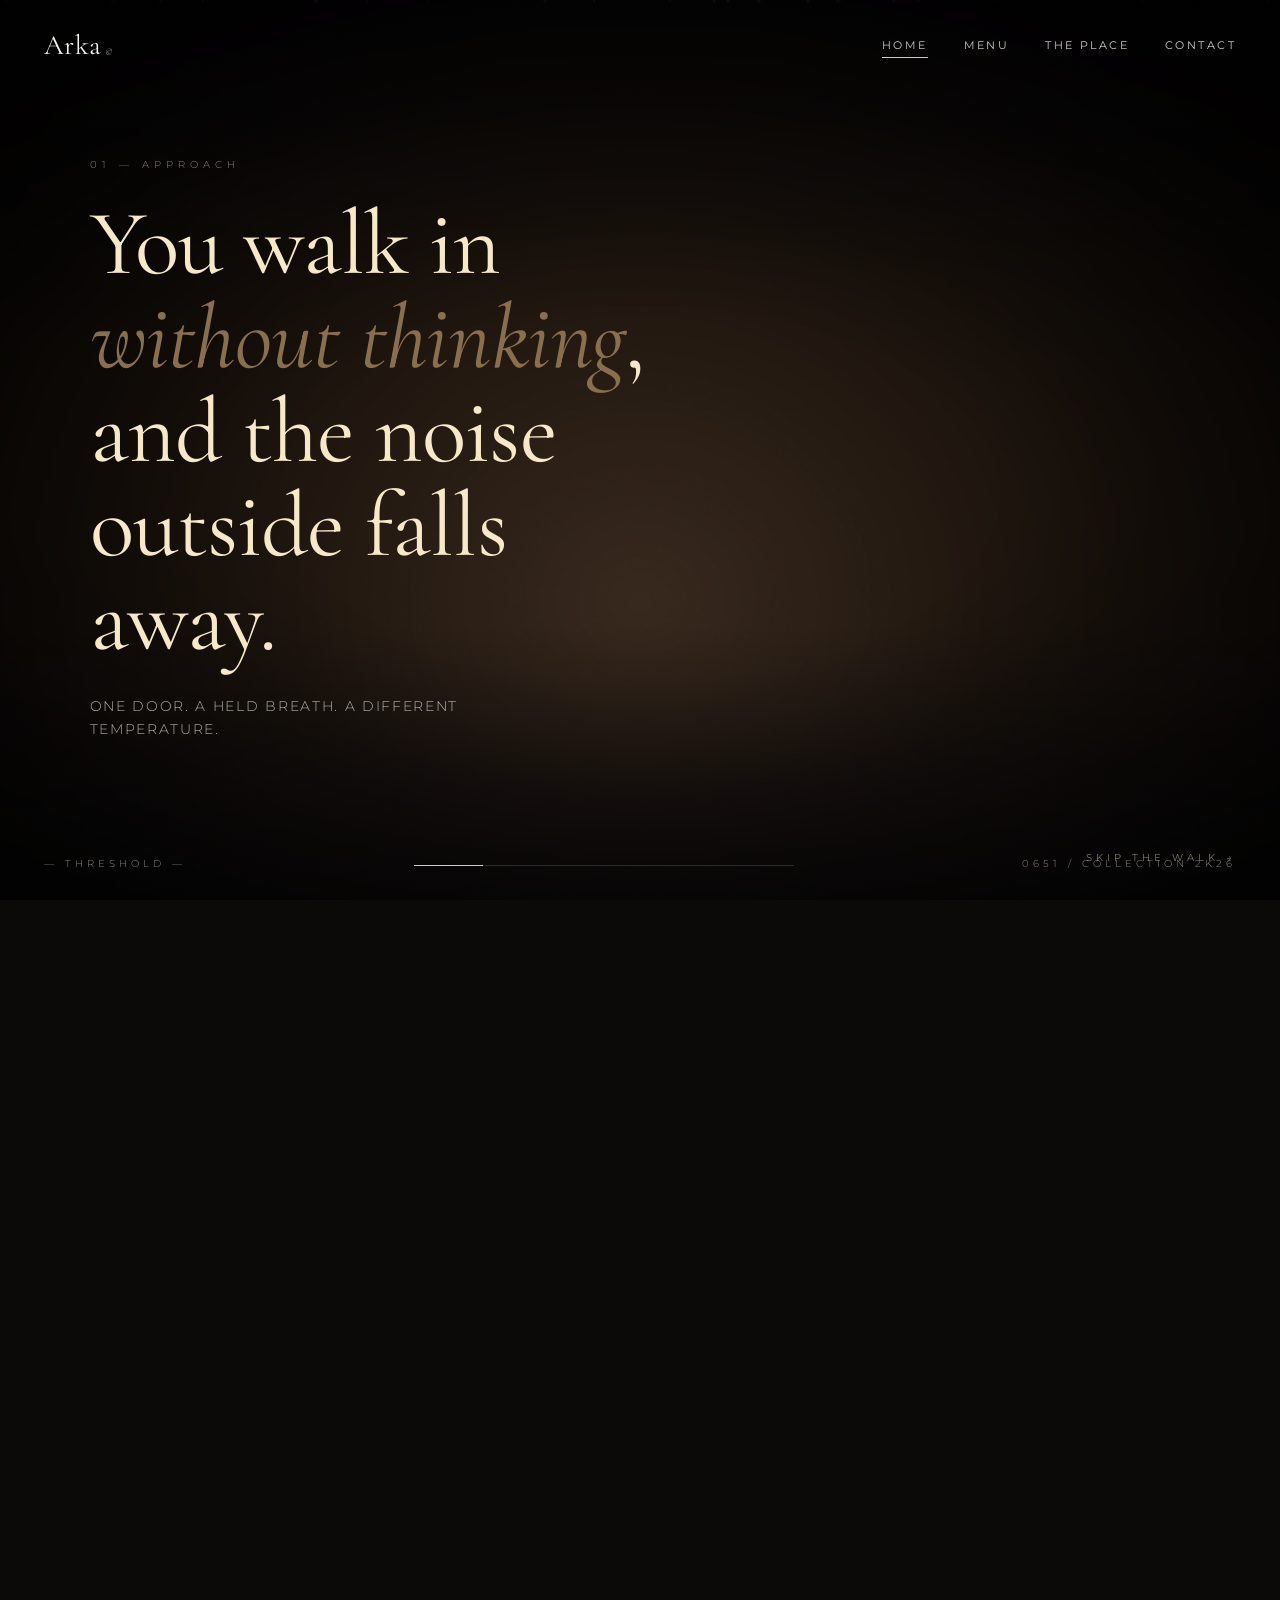
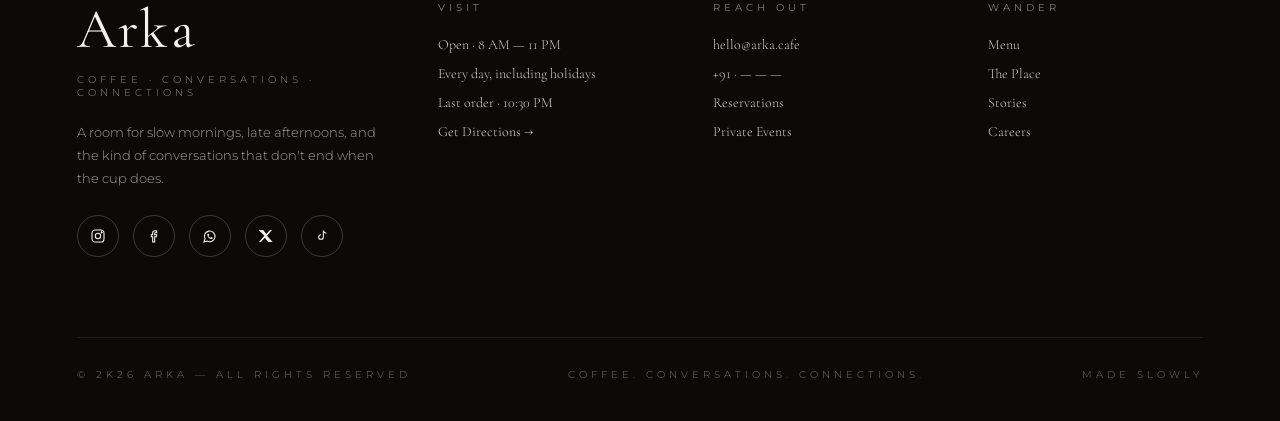
<file: index.html>
<!doctype html>
<html lang="en">
<head>
<meta charset="utf-8" />
<meta name="viewport" content="width=device-width,initial-scale=1" />
<title>Arka — Coffee. Conversations. Connections.</title>
<link rel="stylesheet" href="styles.css" />
<style>
  /* ---------- Landing-specific ---------- */
  body { background: #0c0a09; cursor: default; }

  /* The walk. We use 700vh of scroll, sticky stage holds the camera */
  .walk-track { height: 700vh; position: relative; }
  .stage {
    position: sticky; top: 0;
    width: 100vw; height: 100vh;
    overflow: hidden;
    background: #07060a;
  }

  /* Layered backplates — depth-stacked images that translateZ on scroll */
  .scene {
    position: absolute;
    inset: 0;
    transform-style: preserve-3d;
    will-change: transform;
  }
  .layer {
    position: absolute;
    inset: 0;
    background-size: cover;
    background-position: center;
    background-repeat: no-repeat;
    will-change: transform, opacity, filter;
    z-index: 10;
  }

  /* Atmospheric depth fog — vignette overlay */
  .fog {
    position: absolute;
    inset: 0;
    pointer-events: none;
    background:
      radial-gradient(ellipse 80% 60% at 50% 55%, transparent 0%, transparent 35%, rgba(0,0,0,0.55) 75%, rgba(0,0,0,0.92) 100%),
      linear-gradient(180deg, rgba(7,6,10,0.4) 0%, transparent 30%, transparent 70%, rgba(7,6,10,0.7) 100%);
    z-index: 30;
  }
  .grain {
    position: absolute; inset: 0;
    pointer-events: none;
    opacity: 0.08;
    mix-blend-mode: overlay;
    background-image: url("data:image/svg+xml,%3Csvg viewBox='0 0 200 200' xmlns='http://www.w3.org/2000/svg'%3E%3Cfilter id='n'%3E%3CfeTurbulence type='fractalNoise' baseFrequency='0.9' /%3E%3C/filter%3E%3Crect width='100%25' height='100%25' filter='url(%23n)' /%3E%3C/svg%3E");
    z-index: 35;
  }

  /* Ambient particles (dust/embers) */
  .particles { position: absolute; inset: 0; pointer-events: none; z-index: 25; }
  .particle {
    position: absolute;
    width: 2px; height: 2px;
    border-radius: 50%;
    background: rgba(201,183,159,0.7);
    box-shadow: 0 0 6px rgba(201,183,159,0.5);
    animation: drift linear infinite;
  }
  @keyframes drift {
    0%   { transform: translate(0, 100vh) scale(.6); opacity: 0; }
    8%   { opacity: 0.7; }
    50%  { opacity: 0.9; }
    92%  { opacity: 0.6; }
    100% { transform: translate(40px, -120px) scale(.4); opacity: 0; }
  }

  /* Hero wordmark — big, fades on walk */
  .hero-mark {
    position: absolute;
    inset: 0;
    display: flex;
    flex-direction: column;
    align-items: center;
    justify-content: center;
    z-index: 50;
    pointer-events: none;
    mix-blend-mode: screen;
  }
  .hero-mark .symbol {
    font-family: 'Cormorant Garamond', serif;
    font-style: italic;
    font-size: clamp(120px, 22vw, 320px);
    line-height: 0.85;
    color: #f7e8c8;
    letter-spacing: -0.06em;
    position: relative;
    text-shadow: 0 0 60px rgba(247,232,200,0.25);
  }
  .hero-mark .symbol::after {
    content: '.';
    font-style: normal;
    font-size: 0.32em;
    position: absolute;
    right: -0.18em;
    bottom: 0.18em;
  }
  .hero-mark .word {
    margin-top: 12px;
    font-family: 'Cormorant Garamond', serif;
    font-size: clamp(64px, 12vw, 180px);
    line-height: 0.9;
    letter-spacing: 0.18em;
    color: #f7e8c8;
    font-weight: 400;
    text-shadow: 0 0 40px rgba(247,232,200,0.2);
  }
  .hero-mark .tag {
    margin-top: 30px;
    font-family: 'Montserrat', sans-serif;
    font-size: 11px;
    letter-spacing: 0.55em;
    color: rgba(247,232,200,0.75);
    text-transform: uppercase;
  }

  /* Step content (text overlays tied to scroll depth) */
  .step {
    position: absolute;
    inset: 0;
    display: flex;
    align-items: center;
    justify-content: center;
    z-index: 60;
    pointer-events: none;
    opacity: 0;
    transform: translateY(20px);
    transition: opacity 1s ease, transform 1s ease, filter 1s ease;
    filter: blur(8px);
    text-align: center;
    padding: 0 6vw;
  }
  .step.in {
    opacity: 1;
    transform: none;
    filter: blur(0);
  }
  .step .index {
    font-family: 'Montserrat', sans-serif;
    font-size: 10px;
    letter-spacing: 0.5em;
    color: rgba(201,183,159,0.7);
    text-transform: uppercase;
    margin-bottom: 26px;
  }
  .step h2 {
    font-family: 'Cormorant Garamond', serif;
    font-weight: 400;
    font-size: clamp(48px, 7.2vw, 110px);
    line-height: 1.02;
    letter-spacing: -0.01em;
    color: #f7e8c8;
    max-width: 16ch;
    text-wrap: pretty;
  }
  .step h2 em {
    font-style: italic;
    color: var(--bronze);
    font-weight: 400;
  }
  .step p {
    margin-top: 28px;
    font-family: 'Montserrat', sans-serif;
    font-weight: 300;
    font-size: 14px;
    line-height: 1.7;
    letter-spacing: 0.12em;
    color: rgba(245,242,237,0.7);
    max-width: 48ch;
    text-transform: uppercase;
  }

  /* Step alignments — give variety to break "centered slide" feeling */
  .step.left  { justify-content: flex-start; text-align: left; padding-left: 7vw; }
  .step.right { justify-content: flex-end; text-align: right; padding-right: 7vw; }
  .step.left .inner, .step.right .inner { max-width: 620px; }

  /* Side caption (depth marker, like camera HUD) */
  .hud {
    position: fixed;
    bottom: 30px;
    left: 44px;
    right: 44px;
    z-index: 90;
    display: flex;
    justify-content: space-between;
    align-items: flex-end;
    pointer-events: none;
    font-family: 'Montserrat', sans-serif;
    font-size: 10px;
    letter-spacing: 0.4em;
    color: rgba(245,242,237,0.55);
    text-transform: uppercase;
  }
  .hud .progress {
    width: 220px;
    height: 1px;
    background: rgba(245,242,237,0.15);
    position: relative;
    margin: 0 24px 4px;
    flex: 1;
    max-width: 380px;
  }
  .hud .progress::after {
    content: '';
    position: absolute;
    left: 0; top: 0; height: 1px;
    width: var(--p, 0%);
    background: rgba(247,232,200,0.85);
    transition: width .15s linear;
  }
  .hud .stage-label {
    transition: opacity .4s;
  }

  /* Scroll cue */
  .scroll-cue {
    position: absolute;
    bottom: 60px;
    left: 50%;
    transform: translateX(-50%);
    z-index: 70;
    text-align: center;
    font-family: 'Montserrat', sans-serif;
    font-size: 10px;
    letter-spacing: 0.45em;
    color: rgba(247,232,200,0.6);
    text-transform: uppercase;
    transition: opacity .6s;
  }
  .scroll-cue .line {
    width: 1px;
    height: 60px;
    background: linear-gradient(to bottom, transparent, rgba(247,232,200,0.7), transparent);
    margin: 12px auto 0;
    animation: cueDrift 2.6s ease-in-out infinite;
  }
  @keyframes cueDrift {
    0%, 100% { transform: translateY(0); opacity: 0.4; }
    50%      { transform: translateY(8px); opacity: 1; }
  }

  /* Final panel — appears after the walk completes */
  .arrival {
    position: absolute;
    inset: 0;
    z-index: 80;
    display: flex;
    align-items: center;
    justify-content: center;
    opacity: 0;
    pointer-events: none;
    transition: opacity 1.2s ease;
  }
  .arrival.in {
    opacity: 1;
    pointer-events: auto;
  }
  .arrival-card {
    width: min(92vw, 720px);
    padding: 56px 60px 52px;
    border-radius: 28px;
    color: var(--cream);
    text-align: center;
  }
  .arrival-card .eyebrow {
    font-family: 'Montserrat', sans-serif;
    font-size: 10px;
    letter-spacing: 0.5em;
    color: rgba(247,232,200,0.7);
    text-transform: uppercase;
  }
  .arrival-card h3 {
    font-family: 'Cormorant Garamond', serif;
    font-weight: 400;
    font-size: clamp(40px, 5vw, 64px);
    line-height: 1.05;
    letter-spacing: -0.01em;
    margin-top: 22px;
  }
  .arrival-card h3 em { font-style: italic; color: var(--sand); }
  .arrival-card p {
    margin-top: 22px;
    font-size: 13px;
    line-height: 1.85;
    letter-spacing: 0.06em;
    color: rgba(245,242,237,0.75);
    max-width: 44ch;
    margin-left: auto; margin-right: auto;
  }
  .arrival-actions {
    margin-top: 38px;
    display: flex;
    gap: 14px;
    justify-content: center;
    flex-wrap: wrap;
  }
  .btn {
    display: inline-flex;
    align-items: center;
    gap: 12px;
    padding: 16px 28px;
    border-radius: 999px;
    font-family: 'Montserrat', sans-serif;
    font-size: 11px;
    letter-spacing: 0.32em;
    text-transform: uppercase;
    cursor: pointer;
    border: 1px solid transparent;
    transition: all .35s ease;
  }
  .btn.solid {
    background: var(--cream);
    color: var(--ink);
  }
  .btn.solid:hover { background: #fff; transform: translateY(-1px); }
  .btn.ghost {
    background: transparent;
    color: var(--cream);
    border-color: rgba(245,242,237,0.3);
  }
  .btn.ghost:hover { border-color: var(--cream); background: rgba(255,255,255,0.05); }
  .btn .arrow {
    width: 14px; height: 14px;
    border-top: 1px solid currentColor;
    border-right: 1px solid currentColor;
    transform: rotate(45deg);
    margin-left: 4px;
    transition: transform .35s;
  }
  .btn:hover .arrow { transform: rotate(45deg) translate(2px, -2px); }

  /* Footer arrives below the walk */
  .arka-footer {
    background: #0c0a09;
    color: var(--cream);
    padding: 100px 6vw 40px;
    border-top: 1px solid rgba(245,242,237,0.08);
    position: relative;
    z-index: 1;
  }
  .footer-grid {
    display: grid;
    grid-template-columns: 1.4fr 1fr 1fr 1fr;
    gap: 60px;
    max-width: 1400px;
    margin: 0 auto;
  }
  .footer-grid h4 {
    font-family: 'Montserrat', sans-serif;
    font-size: 10px;
    letter-spacing: 0.4em;
    color: rgba(245,242,237,0.5);
    text-transform: uppercase;
    margin-bottom: 22px;
    font-weight: 400;
  }
  .footer-grid ul { list-style: none; }
  .footer-grid li { margin-bottom: 12px; font-size: 14px; font-family: 'Cormorant Garamond', serif; opacity: 0.85; }
  .footer-grid li a { transition: opacity .25s; }
  .footer-grid li a:hover { opacity: 0.6; }
  .footer-brand .logo {
    font-family: 'Cormorant Garamond', serif;
    font-size: 56px;
    line-height: 1;
    letter-spacing: 0.04em;
  }
  .footer-brand .tagline {
    margin-top: 16px;
    font-family: 'Montserrat', sans-serif;
    font-size: 10px;
    letter-spacing: 0.4em;
    color: rgba(245,242,237,0.55);
    text-transform: uppercase;
  }
  .footer-brand p {
    margin-top: 22px;
    font-size: 13px;
    line-height: 1.75;
    color: rgba(245,242,237,0.65);
    max-width: 36ch;
  }
  .socials {
    display: flex;
    gap: 14px;
    margin-top: 26px;
  }
  .social-btn {
    width: 42px; height: 42px;
    border-radius: 50%;
    border: 1px solid rgba(245,242,237,0.2);
    display: inline-flex;
    align-items: center;
    justify-content: center;
    transition: all .3s ease;
    color: var(--cream);
    cursor: pointer;
  }
  .social-btn:hover { border-color: var(--sand); color: var(--sand); transform: translateY(-2px); }
  .social-btn svg { width: 16px; height: 16px; }
  .footer-bottom {
    max-width: 1400px;
    margin: 80px auto 0;
    padding-top: 30px;
    border-top: 1px solid rgba(245,242,237,0.08);
    display: flex;
    justify-content: space-between;
    align-items: center;
    font-family: 'Montserrat', sans-serif;
    font-size: 10px;
    letter-spacing: 0.4em;
    color: rgba(245,242,237,0.45);
    text-transform: uppercase;
    flex-wrap: wrap;
    gap: 16px;
  }

  /* Skip walk button */
  .skip-walk {
    position: fixed;
    bottom: 28px;
    right: 32px;
    z-index: 95;
    font-family: 'Montserrat', sans-serif;
    font-size: 10px;
    letter-spacing: 0.4em;
    text-transform: uppercase;
    color: rgba(247,232,200,0.5);
    cursor: pointer;
    background: transparent;
    border: none;
    transition: color .3s;
    padding: 8px 12px;
  }
  .skip-walk:hover { color: var(--cream); }

  /* Image-on-scene treatment — desaturate slightly until "in focus" */
  .layer.deep   { filter: brightness(0.45) saturate(0.7) blur(1px); transform: scale(1.15); }
  .layer.mid    { filter: brightness(0.55) saturate(0.8); transform: scale(1.08); }
  .layer.near   { filter: brightness(0.7) saturate(0.9);  }

  /* "Walking" sway — tiny continuous camera bob */
  @keyframes walk-bob {
    0%, 100% { transform: translate3d(0, 0, 0) rotateZ(0); }
    25%      { transform: translate3d(-3px, -1.5px, 0) rotateZ(0.12deg); }
    50%      { transform: translate3d(0, -3px, 0) rotateZ(0); }
    75%      { transform: translate3d(3px, -1.5px, 0) rotateZ(-0.12deg); }
  }
  .stage-inner {
    position: absolute;
    inset: 0;
    animation: walk-bob 5.2s ease-in-out infinite;
    will-change: transform;
  }

  @media (max-width: 720px) {
    .footer-grid { grid-template-columns: 1fr 1fr; }
    .arka-nav { padding: 22px 24px; }
    .arka-nav .links { display: none; }
    .hud { left: 24px; right: 24px; }
  }
</style>
</head>
<body>

<!-- ============ NAV ============ -->
<nav class="arka-nav">
  <a href="index.html" class="wordmark">
    <span class="serif">Arka</span><sup>©</sup>
  </a>
  <div class="links">
    <a href="index.html" class="active">Home</a>
    <a href="menu.html">Menu</a>
    <a href="the-place.html">The Place</a>
    <a href="#contact">Contact</a>
  </div>
</nav>

<!-- ============ THE WALK ============ -->
<div class="walk-track" id="walkTrack">
  <div class="stage" id="stage">
    <div class="stage-inner">

      <!-- Scenes are layered backdrops; each fades in at its scroll range -->
      <div class="scene" id="scenes">
        <!-- Scene 1: dim entrance — out the window, dusk/nightfall -->
        <div class="layer deep" data-scene="0" style="background-image: linear-gradient(180deg, #0a0807 0%, #1a1410 60%, #2a1d14 100%);"></div>
        <!-- Scene 2: doorway / threshold -->
        <div class="layer mid" data-scene="1" data-img="threshold" style="background: radial-gradient(ellipse at 50% 65%, #6b4a30 0%, #3d2818 35%, #150d08 75%, #07050a 100%);"></div>
        <!-- Scene 3: interior — tables and chairs (reused brand image style) -->
        <div class="layer near" data-scene="2" data-img="interior" style="background: radial-gradient(ellipse at 35% 50%, #c9a37a 0%, #8a6f4e 25%, #3a2a1c 60%, #100a08 100%);"></div>
        <!-- Scene 4: at the bar — coffee grinder / barista -->
        <div class="layer near" data-scene="3" data-img="bar" style="background: radial-gradient(ellipse at 55% 55%, #d4a87a 0%, #7a5a38 22%, #2a1d12 55%, #08060a 100%);"></div>
        <!-- Scene 5: the cup — close-up -->
        <div class="layer near" data-scene="4" data-img="cup" style="background: radial-gradient(circle at 50% 55%, #f7e8c8 0%, #c9a37a 8%, #6b4a30 22%, #1a120c 55%, #07050a 100%);"></div>
        <!-- Scene 6: the rest — quiet moment, plant light -->
        <div class="layer near" data-scene="5" data-img="rest" style="background: radial-gradient(ellipse at 70% 40%, #c9b79f 0%, #8a6f4e 18%, #2f2a27 50%, #0c0a09 100%);"></div>
      </div>

      <!-- Particles -->
      <div class="particles" id="particles"></div>

      <!-- Fog overlay -->
      <div class="fog"></div>
      <div class="grain"></div>

      <!-- HERO -->
      <div class="hero-mark" id="hero">
        <div class="symbol serif" aria-hidden="true">A<span style="font-style:normal">r</span>ka</div>
        <div class="tag">Coffee · Conversations · Connections</div>
      </div>

      <!-- Walk steps — content tied to scroll depth -->
      <div class="step left" data-step="1">
        <div class="inner">
          <div class="index">01 — Approach</div>
          <h2>You walk in <em>without thinking</em>, and the noise outside falls away.</h2>
          <p>One door. A held breath. A different temperature.</p>
        </div>
      </div>

      <div class="step" data-step="2">
        <div class="inner">
          <div class="index">02 — Inside</div>
          <h2>A room <em>built for slowness</em> — wood, plant-light, soft chairs.</h2>
          <p>No queue energy. No hurry. Just somewhere to sit.</p>
        </div>
      </div>

      <div class="step right" data-step="3">
        <div class="inner">
          <div class="index">03 — At the Bar</div>
          <h2>Beans ground <em>this morning</em>. Water at the right temperature. A barista who notices.</h2>
          <p>Single origin. House blend. Whatever you take it like.</p>
        </div>
      </div>

      <div class="step" data-step="4">
        <div class="inner">
          <div class="index">04 — The Cup</div>
          <h2>The first sip is <em>quieter</em> than you expected.</h2>
          <p>That's the point.</p>
        </div>
      </div>

      <div class="step left" data-step="5">
        <div class="inner">
          <div class="index">05 — Stay a While</div>
          <h2>Read something. Talk to someone. <em>Or don't.</em></h2>
          <p>You'll know when it's time to go.</p>
        </div>
      </div>

      <!-- Arrival panel — appears at end of walk -->
      <div class="arrival" id="arrival">
        <div class="arrival-card liquid-glass">
          <div class="eyebrow">— You've Arrived —</div>
          <h3>Welcome to <em>Arka</em>.</h3>
          <p>You can sit anywhere. The menu is simple, the coffee is honest, and the conversation is yours.</p>
          <div class="arrival-actions">
            <a href="menu.html" class="btn solid">Open the Menu <span class="arrow"></span></a>
            <a href="the-place.html" class="btn ghost">Read More <span class="arrow"></span></a>
          </div>
        </div>
      </div>

      <!-- HUD: depth, distance walked -->
      <div class="hud">
        <div class="stage-label" id="hudLabel">— PROLOGUE —</div>
        <div class="progress" id="hudProgress"></div>
        <div>0651 / Collection 2K26</div>
      </div>

      <!-- Scroll cue (only at very start) -->
      <div class="scroll-cue" id="scrollCue">
        Scroll to walk in
        <div class="line"></div>
      </div>

    </div>
  </div>
</div>

<button class="skip-walk" id="skipWalk">Skip the Walk →</button>

<!-- ============ FOOTER ============ -->
<footer class="arka-footer" id="contact">
  <div class="footer-grid">
    <div class="footer-brand">
      <div class="logo serif">Arka</div>
      <div class="tagline">Coffee · Conversations · Connections</div>
      <p>A room for slow mornings, late afternoons, and the kind of conversations that don't end when the cup does.</p>
      <div class="socials">
        <a href="#" class="social-btn" aria-label="Instagram">
          <svg viewBox="0 0 24 24" fill="none" stroke="currentColor" stroke-width="1.6"><rect x="3" y="3" width="18" height="18" rx="5"/><circle cx="12" cy="12" r="4"/><circle cx="17.5" cy="6.5" r="0.8" fill="currentColor"/></svg>
        </a>
        <a href="#" class="social-btn" aria-label="Facebook">
          <svg viewBox="0 0 24 24" fill="none" stroke="currentColor" stroke-width="1.6"><path d="M14 7h2V4h-2.5C11.6 4 10 5.6 10 7.5V10H8v3h2v8h3v-8h2.5l.5-3H13V8c0-.6.4-1 1-1z"/></svg>
        </a>
        <a href="#" class="social-btn" aria-label="WhatsApp">
          <svg viewBox="0 0 24 24" fill="none" stroke="currentColor" stroke-width="1.6"><path d="M3 21l1.6-4.5a8 8 0 1 1 3 3L3 21z"/><path d="M9 11c.5 1.5 2 3 3.5 3.5l1.5-1 2 1c0 1-.5 2-2 2-3 0-6-3-6-6 0-1.5 1-2 2-2l1 2-1 1.5z" fill="currentColor" stroke="none"/></svg>
        </a>
        <a href="#" class="social-btn" aria-label="X / Twitter">
          <svg viewBox="0 0 24 24" fill="currentColor"><path d="M18 3h3l-7.5 8.6L22 21h-6.8l-5-6.5L4.5 21H1.5l8-9.2L1 3h6.9l4.5 6 5.6-6z"/></svg>
        </a>
        <a href="#" class="social-btn" aria-label="TikTok">
          <svg viewBox="0 0 24 24" fill="none" stroke="currentColor" stroke-width="1.6"><path d="M14 4v9.5a3.5 3.5 0 1 1-3.5-3.5"/><path d="M14 4c.5 2 2 3.5 4.5 4"/></svg>
        </a>
      </div>
    </div>

    <div>
      <h4>Visit</h4>
      <ul>
        <li>Open · 8 AM — 11 PM</li>
        <li>Every day, including holidays</li>
        <li>Last order · 10:30 PM</li>
        <li><a href="#">Get Directions →</a></li>
      </ul>
    </div>

    <div>
      <h4>Reach Out</h4>
      <ul>
        <li><a href="#">hello@arka.cafe</a></li>
        <li><a href="#">+91 · — — —</a></li>
        <li><a href="#">Reservations</a></li>
        <li><a href="#">Private Events</a></li>
      </ul>
    </div>

    <div>
      <h4>Wander</h4>
      <ul>
        <li><a href="menu.html">Menu</a></li>
        <li><a href="the-place.html">The Place</a></li>
        <li><a href="#">Stories</a></li>
        <li><a href="#">Careers</a></li>
      </ul>
    </div>
  </div>

  <div class="footer-bottom">
    <div>© 2K26 Arka — All rights reserved</div>
    <div>Coffee. Conversations. Connections.</div>
    <div>Made slowly</div>
  </div>
</footer>

<script>
  // Swallow harmless ResizeObserver loop warning
  window.addEventListener('error', (e) => {
    if (e.message && e.message.includes('ResizeObserver loop')) {
      e.stopImmediatePropagation();
      e.preventDefault();
    }
  });

  /* ============ The Walk Engine ============ */

  // Cinematic CSS scenes (always render, no network)
  const SCENE_GRADS = {
    threshold: 'radial-gradient(ellipse at 50% 65%, #6b4a30 0%, #3d2818 35%, #150d08 75%, #07050a 100%)',
    interior:  'radial-gradient(ellipse at 35% 50%, #c9a37a 0%, #8a6f4e 25%, #3a2a1c 60%, #100a08 100%), linear-gradient(180deg, #1a120c 0%, #2a1c12 100%)',
    bar:       'radial-gradient(ellipse at 55% 55%, #d4a87a 0%, #7a5a38 22%, #2a1d12 55%, #08060a 100%)',
    cup:       'radial-gradient(circle at 50% 55%, #f7e8c8 0%, #c9a37a 8%, #6b4a30 22%, #1a120c 55%, #07050a 100%)',
    rest:      'radial-gradient(ellipse at 70% 40%, #c9b79f 0%, #8a6f4e 18%, #2f2a27 50%, #0c0a09 100%)',
  };

  document.querySelectorAll('.layer[data-img]').forEach(el => {
    const k = el.dataset.img;
    if (SCENE_GRADS[k] && !el.style.background) {
      el.style.background = SCENE_GRADS[k];
    }
  });

  // Particles
  const particles = document.getElementById('particles');
  for (let i = 0; i < 30; i++) {
    const p = document.createElement('div');
    p.className = 'particle';
    p.style.left = Math.random() * 100 + '%';
    p.style.animationDuration = (12 + Math.random() * 18) + 's';
    p.style.animationDelay = (-Math.random() * 30) + 's';
    p.style.opacity = (0.4 + Math.random() * 0.6);
    p.style.transform = `scale(${0.5 + Math.random() * 1.4})`;
    particles.appendChild(p);
  }

  // Walk
  const track = document.getElementById('walkTrack');
  const heroMark = document.getElementById('hero');
  const scrollCue = document.getElementById('scrollCue');
  const arrival = document.getElementById('arrival');
  const layers = [...document.querySelectorAll('.layer')];
  const steps = [...document.querySelectorAll('.step')];
  const hudLabel = document.getElementById('hudLabel');
  const hudProgress = document.getElementById('hudProgress');

  // Each layer is a depth slice. We want one to dominate per scroll range.
  // Ranges in [0..1] of total walk progress.
  const layerRanges = [
    [0.00, 0.18], // 0
    [0.05, 0.30], // 1
    [0.20, 0.45], // 2
    [0.40, 0.65], // 3
    [0.60, 0.82], // 4
    [0.78, 1.00], // 5
  ];
  const stepRanges = [
    [0.04, 0.18], // 1
    [0.20, 0.34], // 2
    [0.40, 0.54], // 3
    [0.58, 0.70], // 4
    [0.74, 0.88], // 5
  ];
  const stageLabels = [
    [0.00, 0.10, '— PROLOGUE —'],
    [0.10, 0.30, '— THRESHOLD —'],
    [0.30, 0.55, '— THE ROOM —'],
    [0.55, 0.74, '— THE BAR —'],
    [0.74, 0.92, '— THE CUP —'],
    [0.92, 1.01, '— ARRIVAL —'],
  ];

  function smoothstep(a, b, t) {
    if (b === a) return 0;
    const x = Math.max(0, Math.min(1, (t - a) / (b - a)));
    return x * x * (3 - 2 * x);
  }

  // Inertia: keep an interpolated progress that lags real scroll
  let realP = 0, smoothP = 0;
  function onScroll() {
    const trackRect = track.getBoundingClientRect();
    const total = trackRect.height - window.innerHeight;
    const scrolled = -trackRect.top;
    realP = Math.max(0, Math.min(1, scrolled / total));
  }
  window.addEventListener('scroll', onScroll, { passive: true });
  onScroll();

  function loop() {
    smoothP += (realP - smoothP) * 0.085; // inertia
    render(smoothP);
    requestAnimationFrame(loop);
  }

  function render(p) {
    // Hero fades out as walk begins
    const heroOp = 1 - smoothstep(0.0, 0.06, p);
    heroMark.style.opacity = heroOp;
    heroMark.style.transform = `translateY(${-p * 60}px) scale(${1 - p * 0.06})`;
    if (scrollCue) scrollCue.style.opacity = heroOp;

    // Scene crossfade: each layer's opacity peaks within its range
    layers.forEach((el, i) => {
      const [a, b] = layerRanges[i];
      let op = 0;
      if (p >= a && p <= b) {
        const mid = (a + b) / 2;
        const half = (b - a) / 2;
        const d = Math.abs(p - mid) / half;
        op = 1 - d * d; // peak in middle
      }
      // Forward zoom — layer scales up as we "walk past" it
      const localT = Math.max(0, Math.min(1, (p - a) / (b - a)));
      const scale = 1.02 + localT * 0.18;
      el.style.opacity = Math.max(0, op);
      el.style.transform = `scale(${scale})`;
    });

    // Steps in/out
    steps.forEach((el, i) => {
      const [a, b] = stepRanges[i];
      const visible = (p >= a - 0.01 && p <= b + 0.01);
      el.classList.toggle('in', visible);
    });

    // HUD
    hudProgress.style.setProperty('--p', (p * 100) + '%');
    const stage = stageLabels.find(([a, b]) => p >= a && p < b);
    if (stage) hudLabel.textContent = stage[2];

    // Arrival
    arrival.classList.toggle('in', p > 0.92);
  }

  loop();

  // Skip
  document.getElementById('skipWalk').addEventListener('click', () => {
    const dest = track.offsetTop + track.offsetHeight - window.innerHeight - 1;
    window.scrollTo({ top: dest, behavior: 'smooth' });
  });

  // Char reveal on hero text (fancy)
  function splitChars(el) {
    const text = el.textContent;
    el.textContent = '';
    [...text].forEach((ch, i) => {
      const s = document.createElement('span');
      s.className = 'reveal-char';
      s.textContent = ch === ' ' ? '\u00A0' : ch;
      s.style.transitionDelay = (i * 40) + 'ms';
      el.appendChild(s);
      requestAnimationFrame(() => requestAnimationFrame(() => s.classList.add('in')));
    });
  }
  // (kept simple; characters reveal on load via CSS transition delays)
</script>

</body>
</html>
</file>
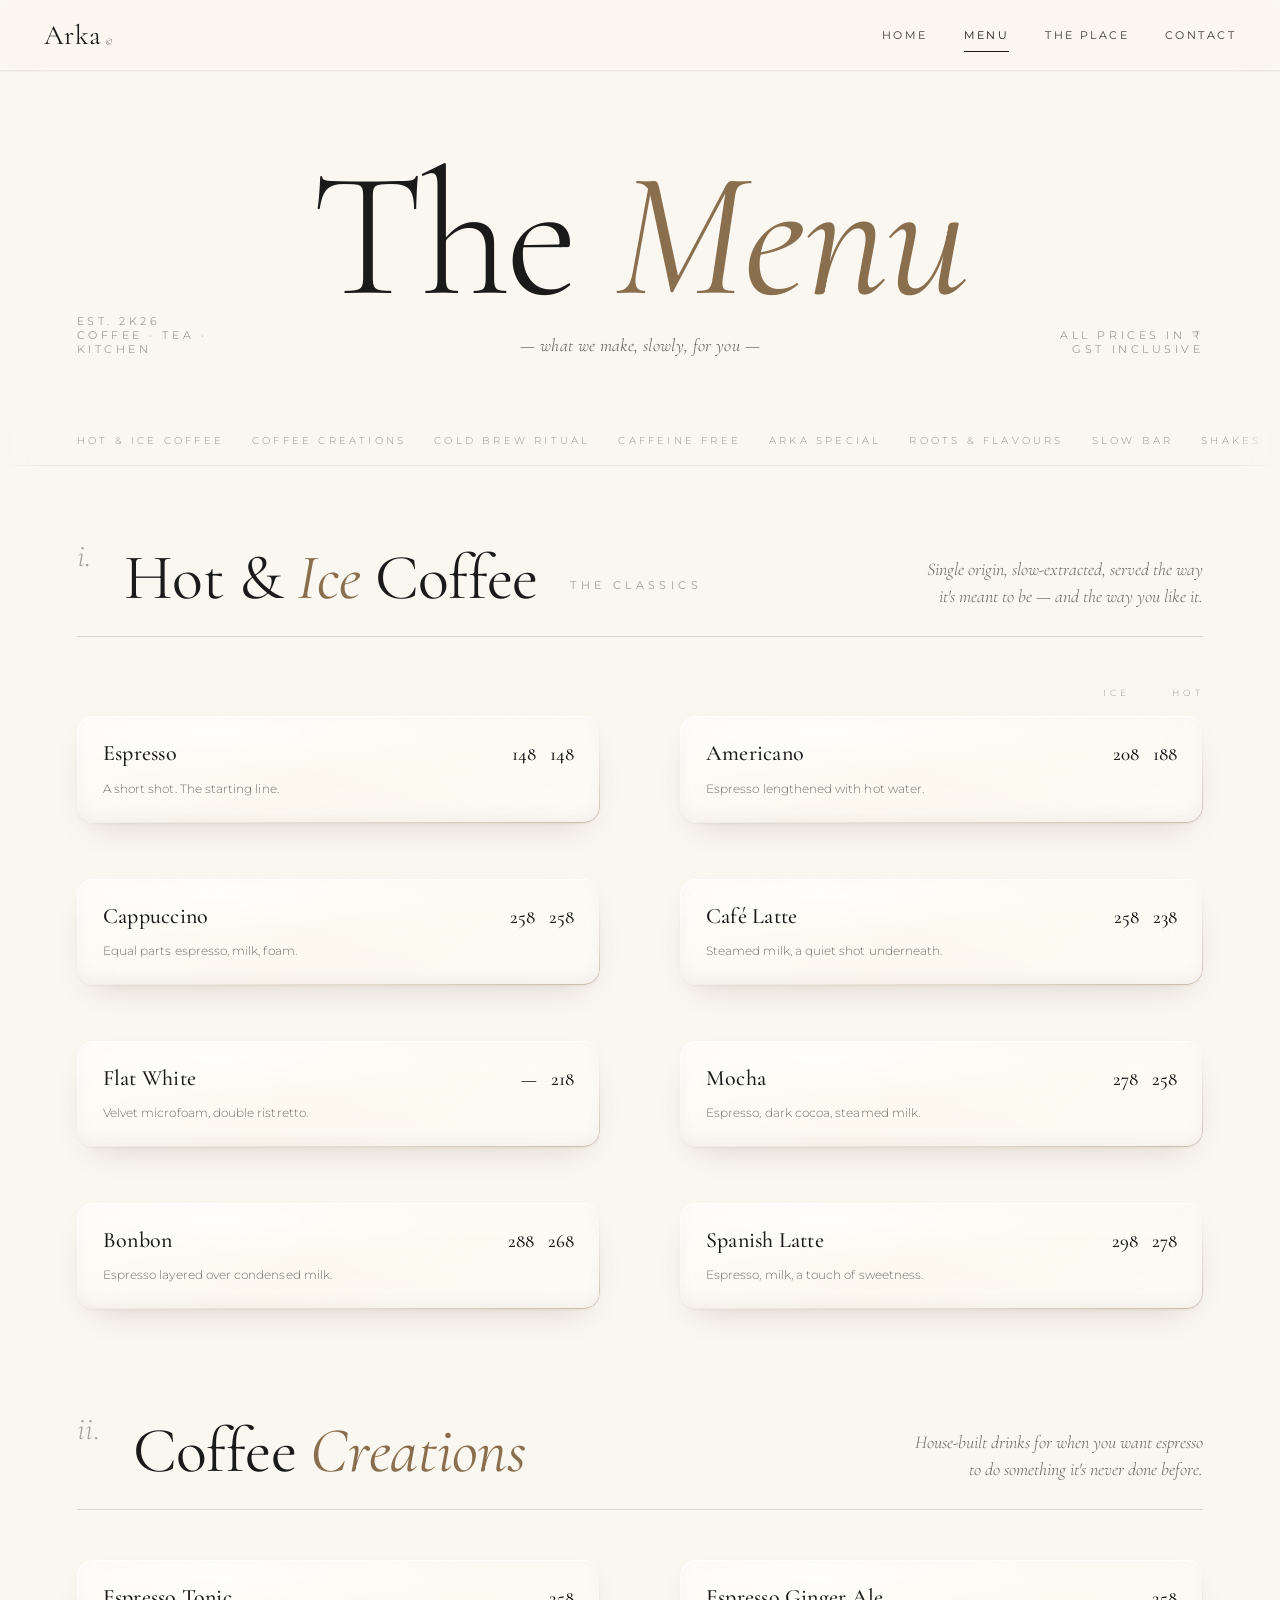
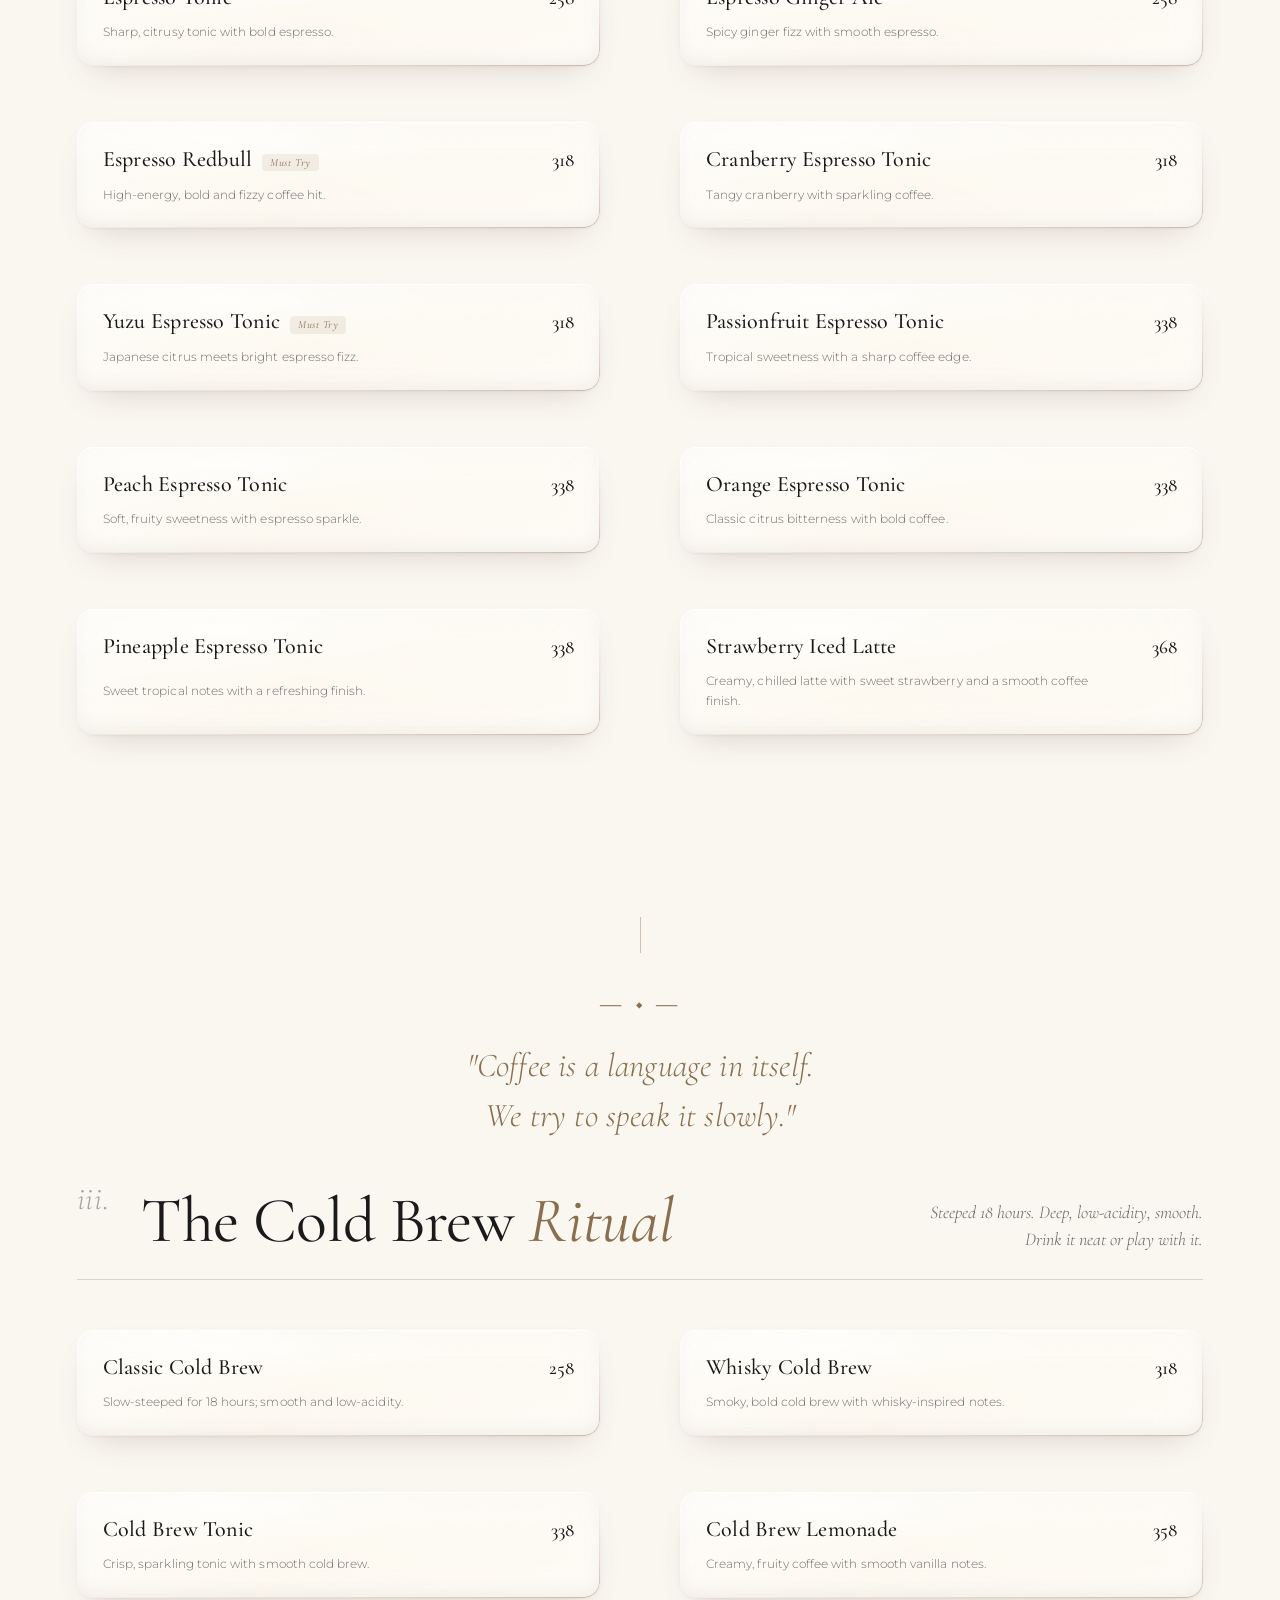
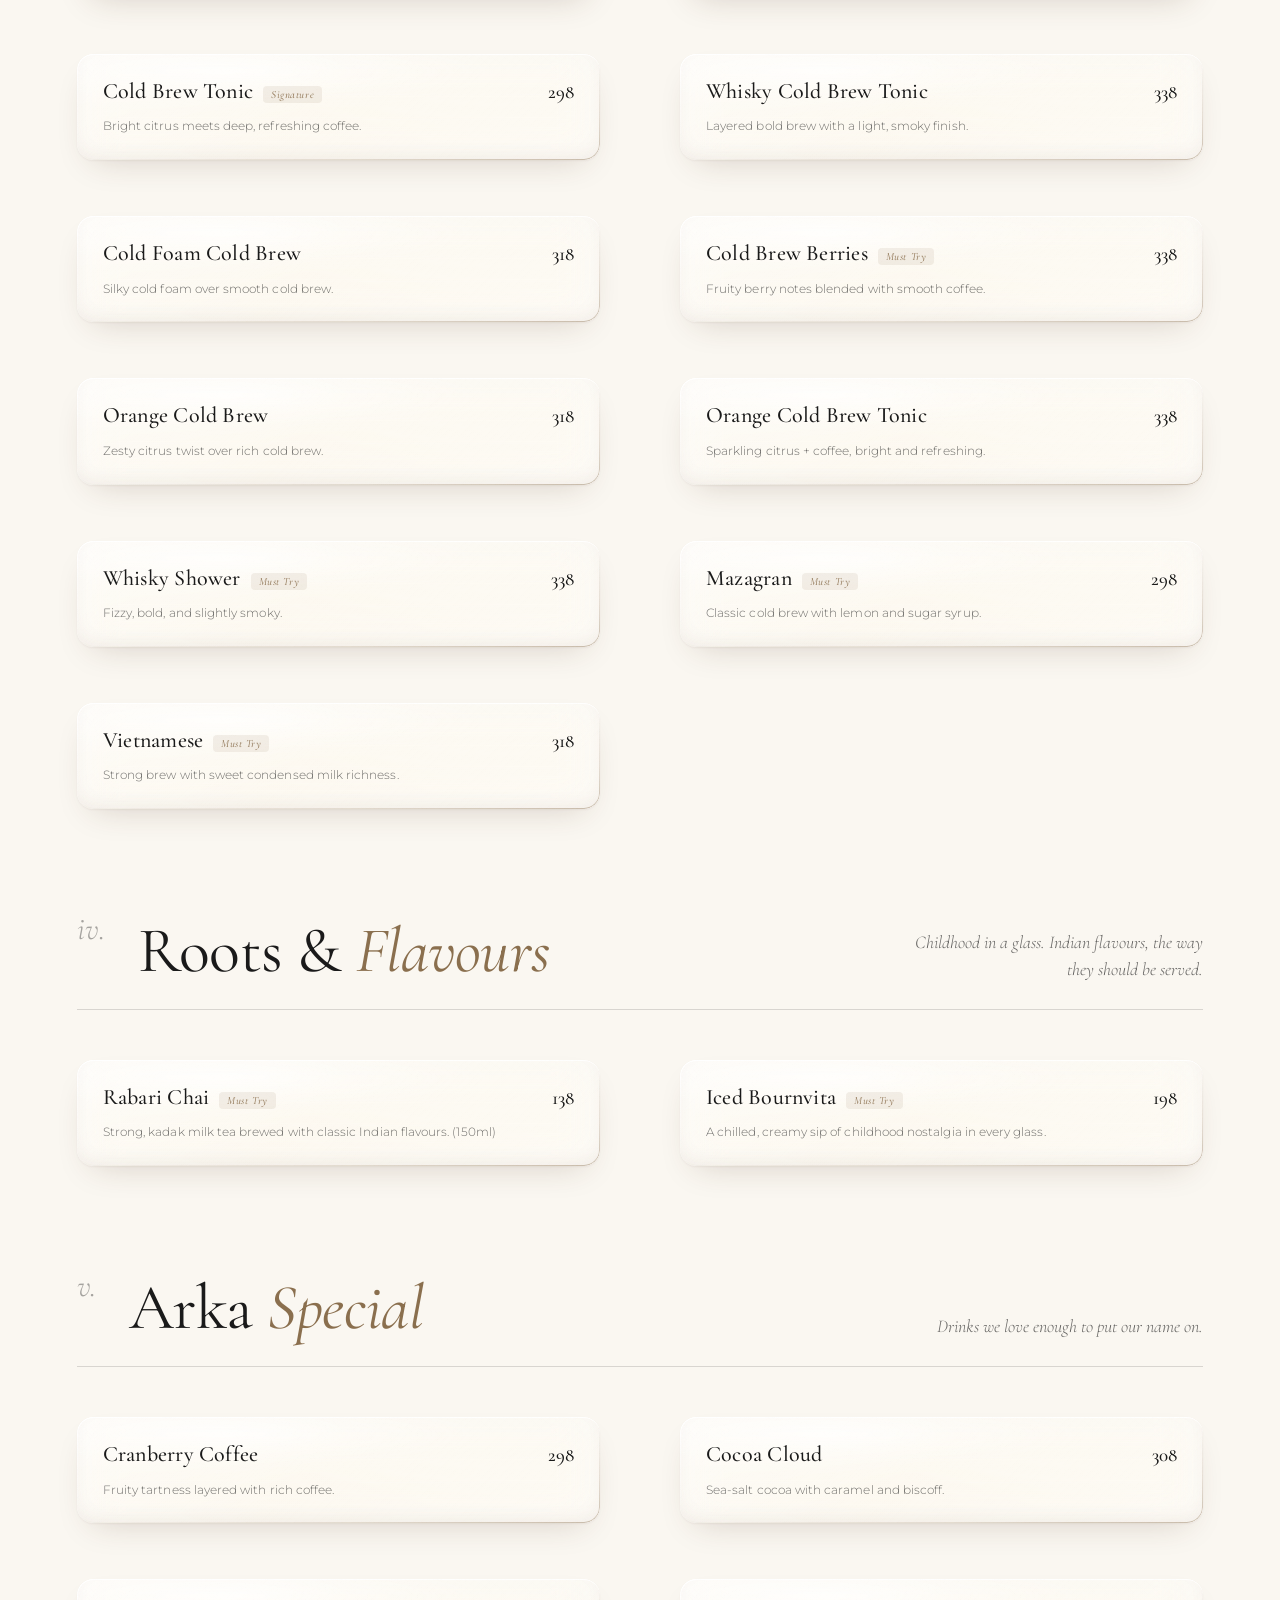
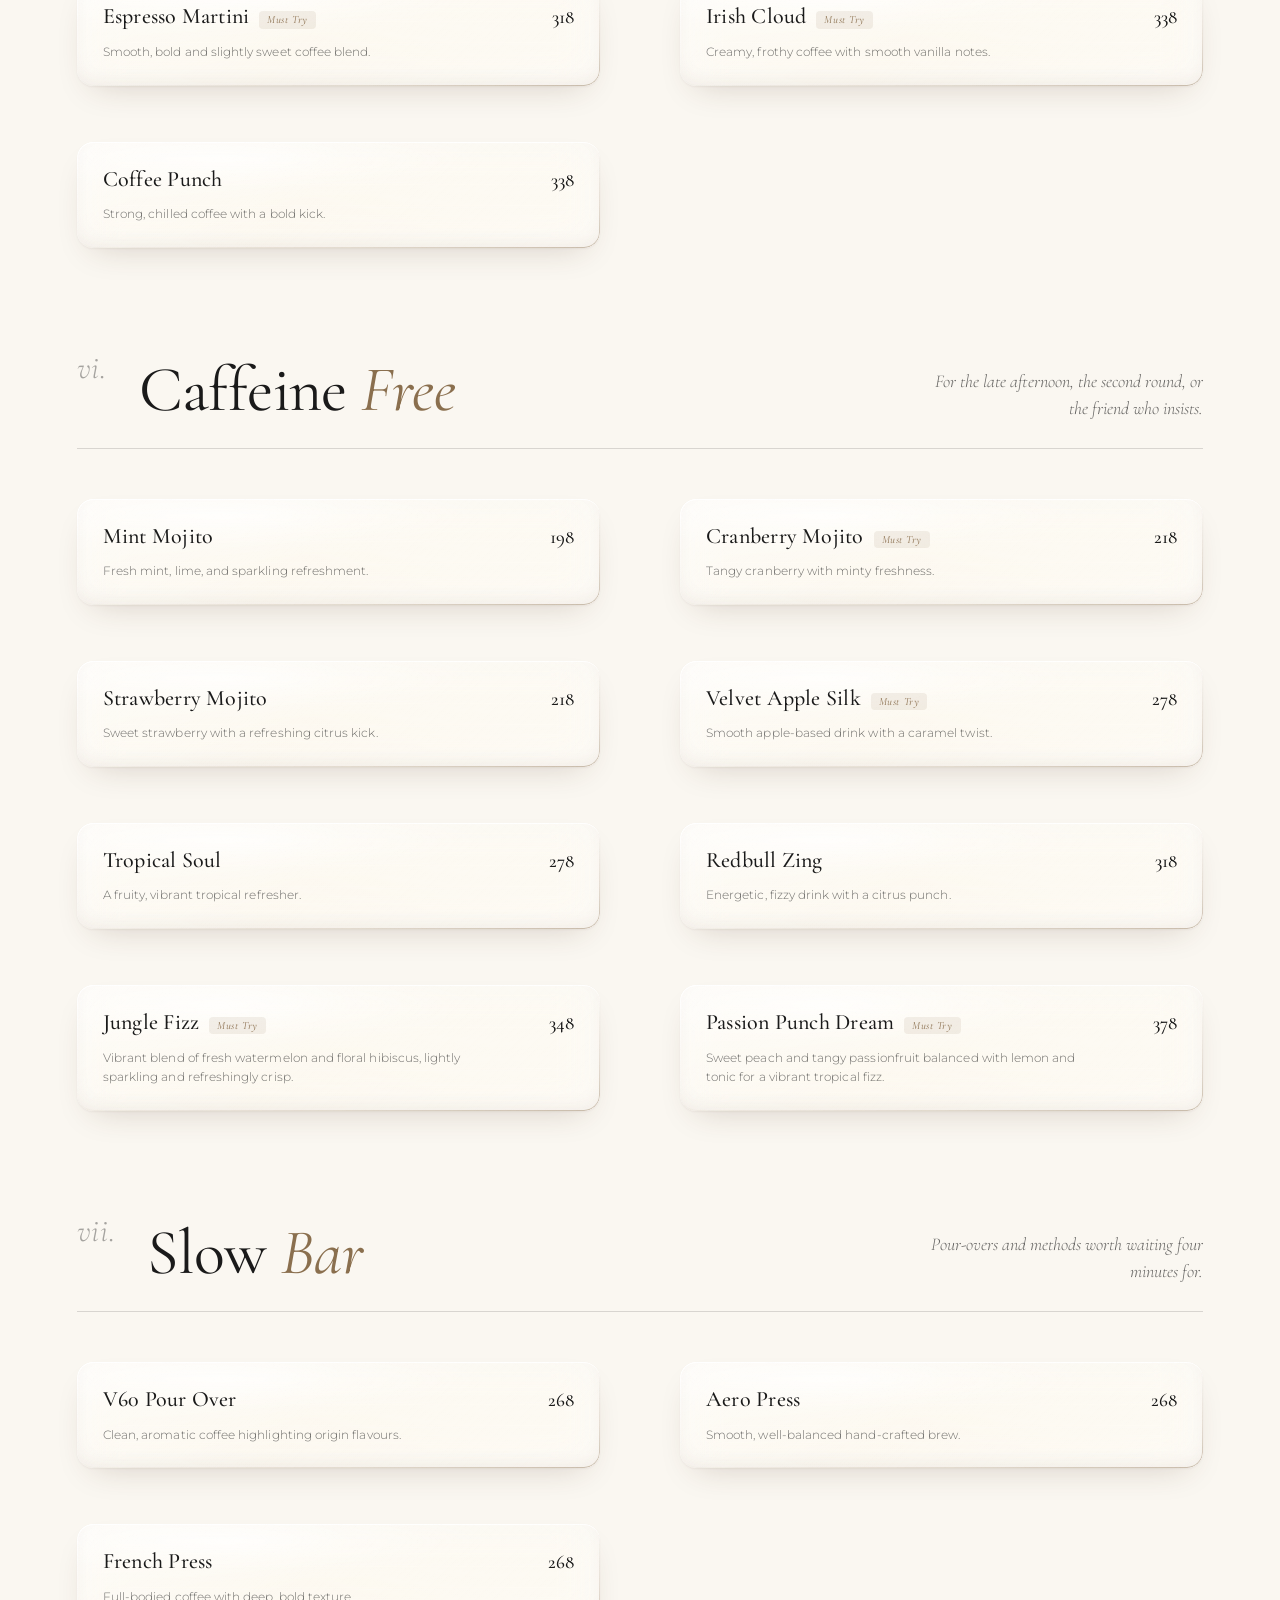
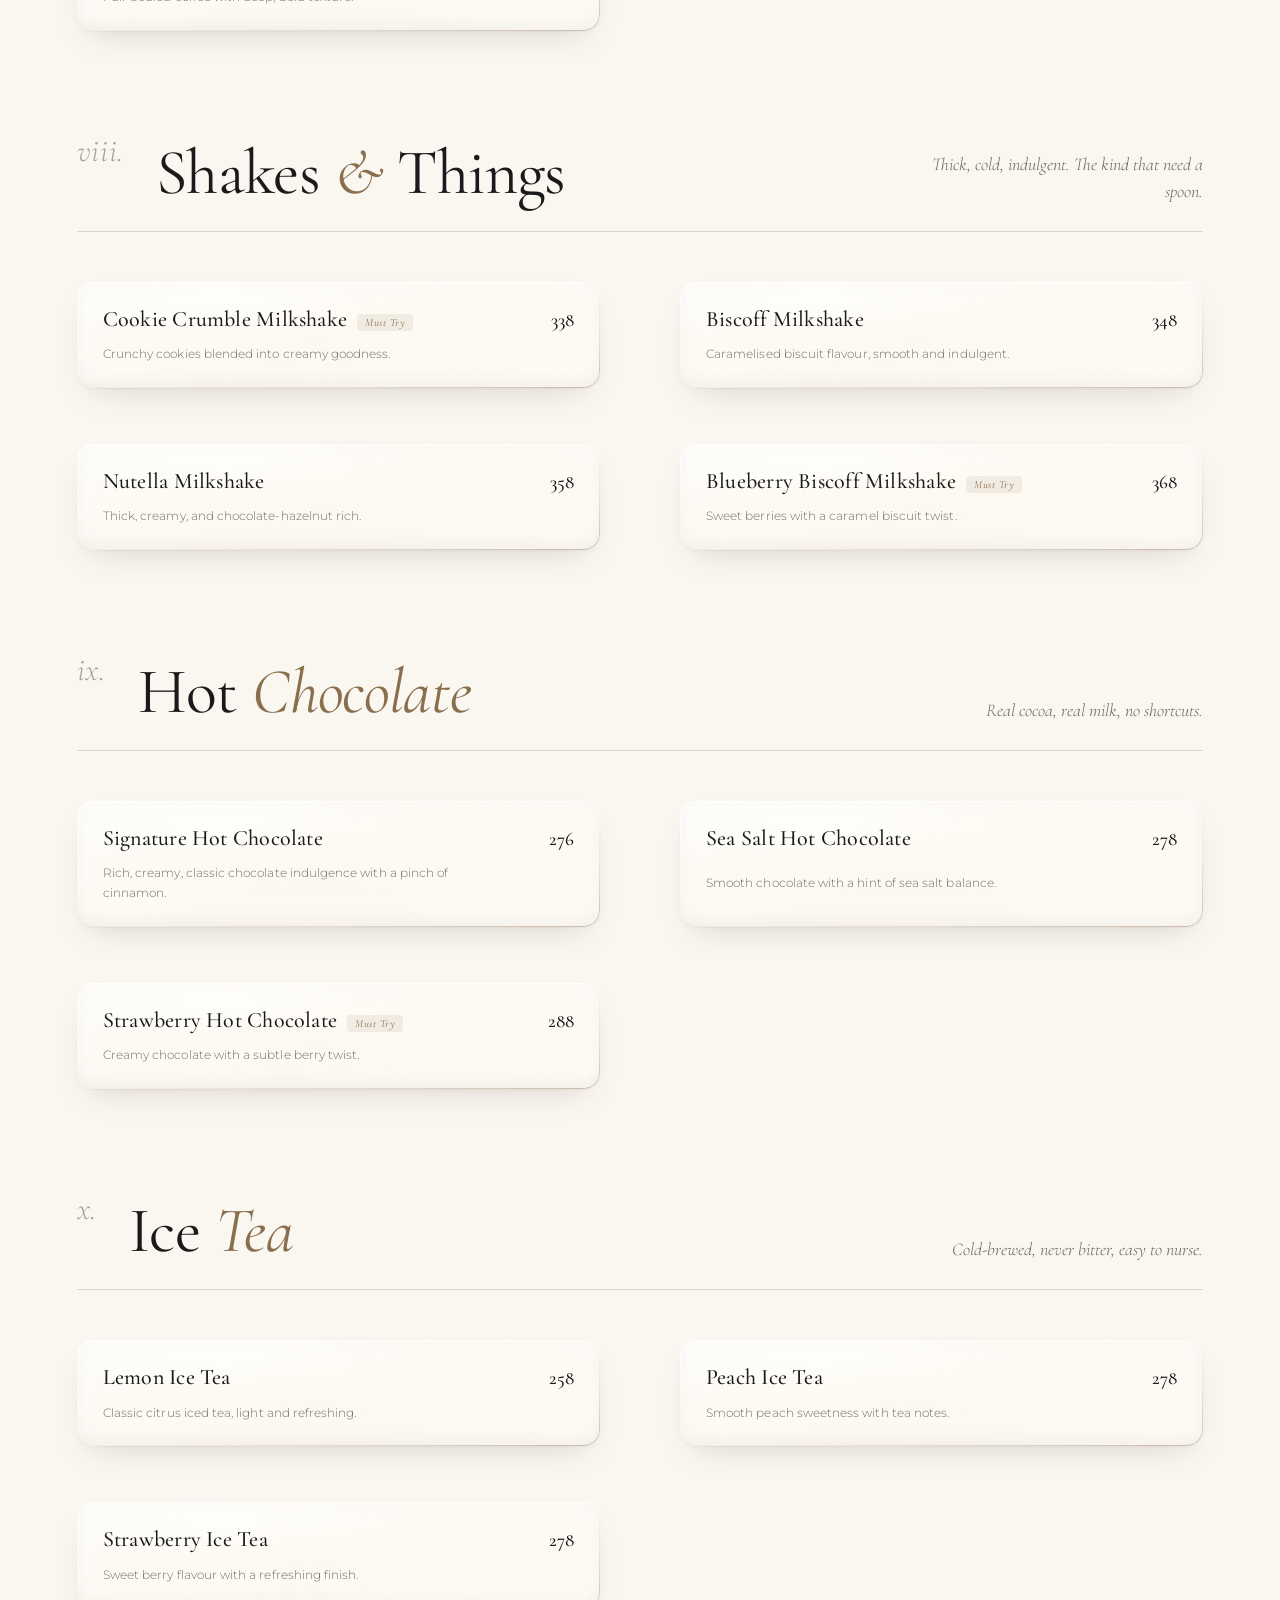
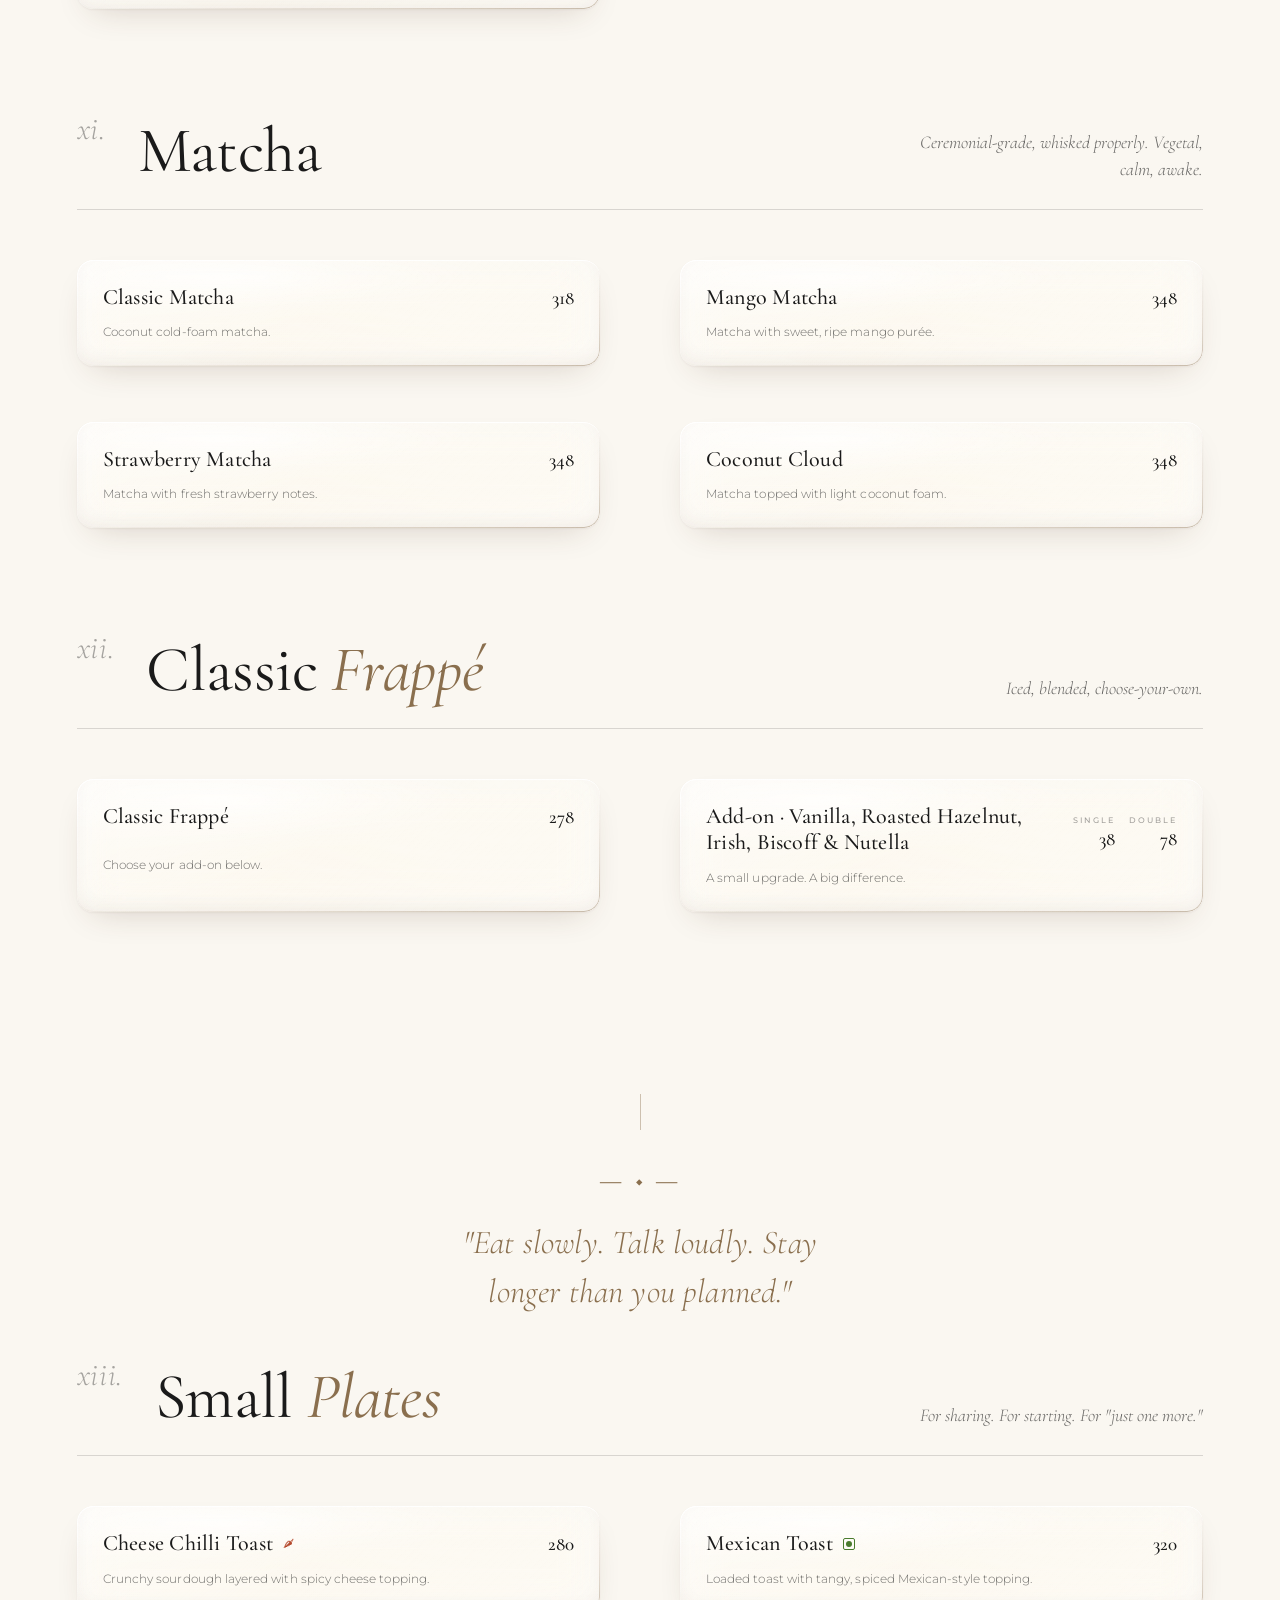
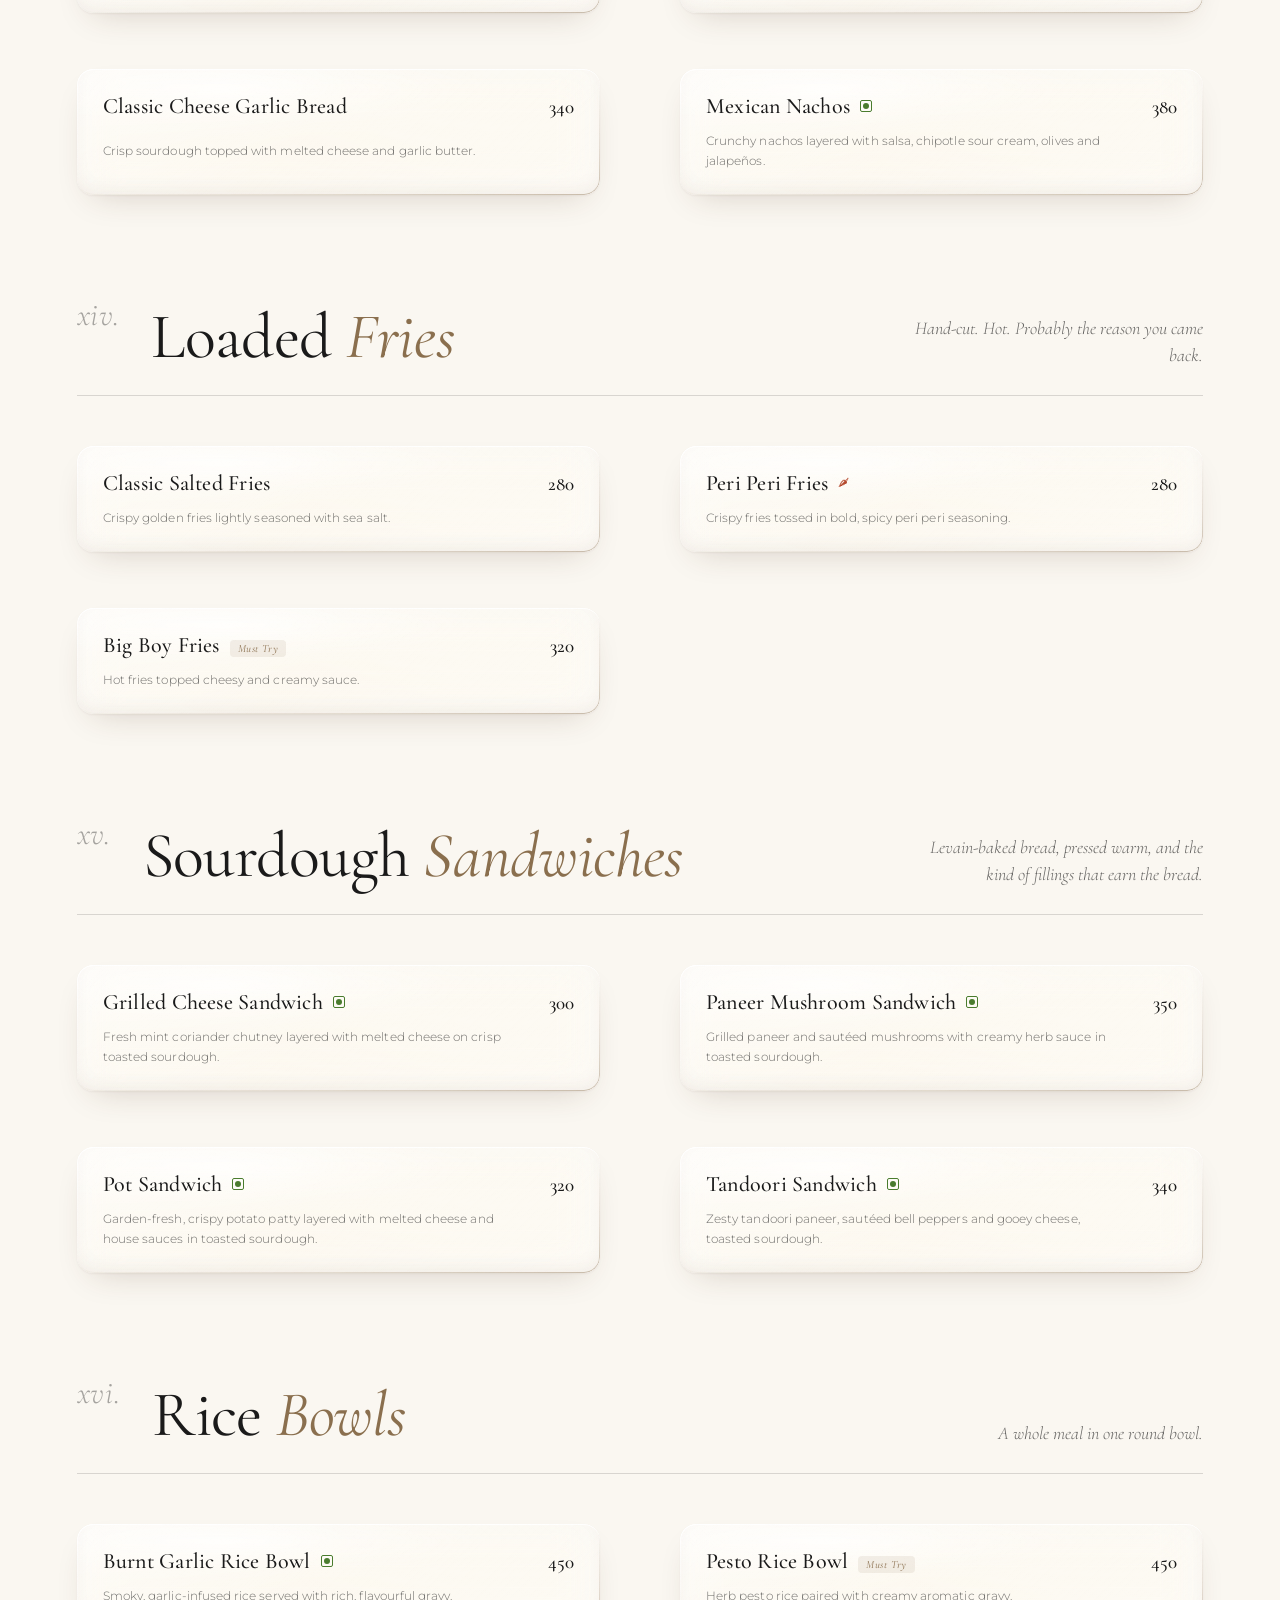
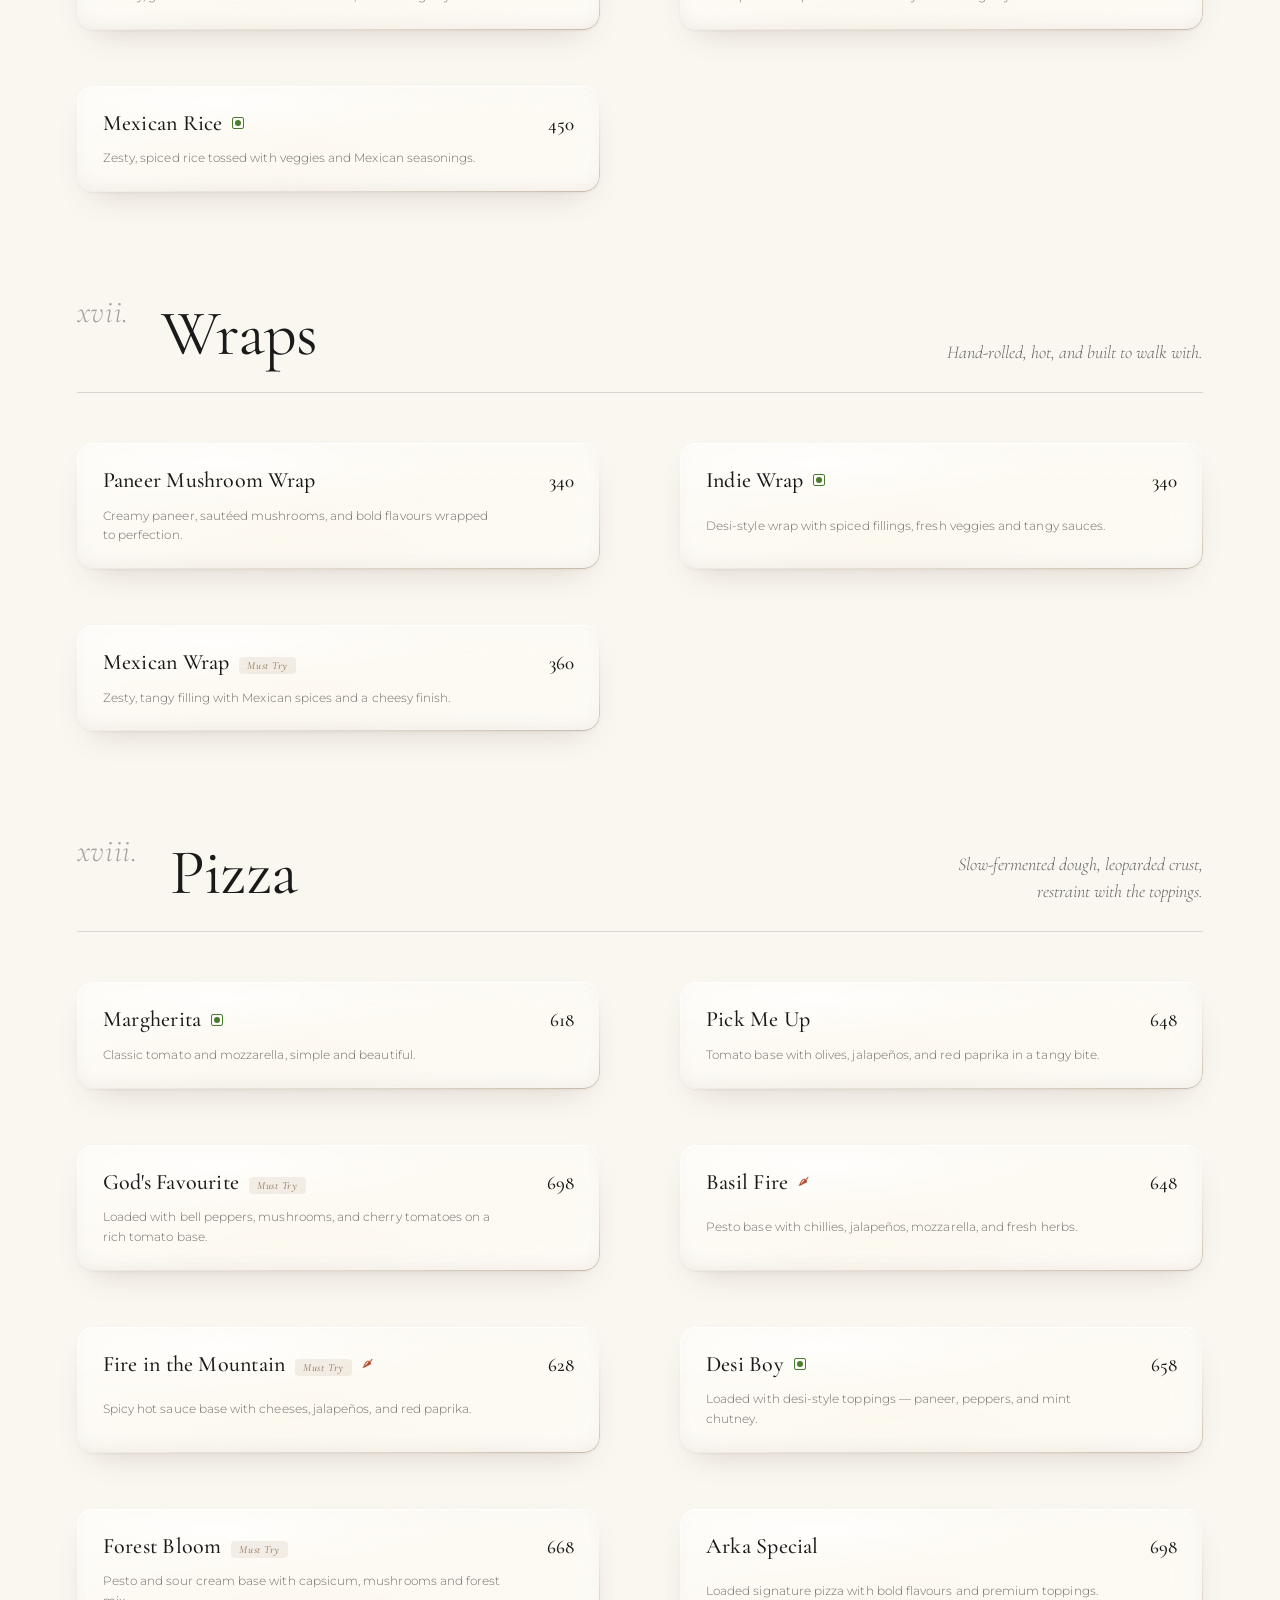
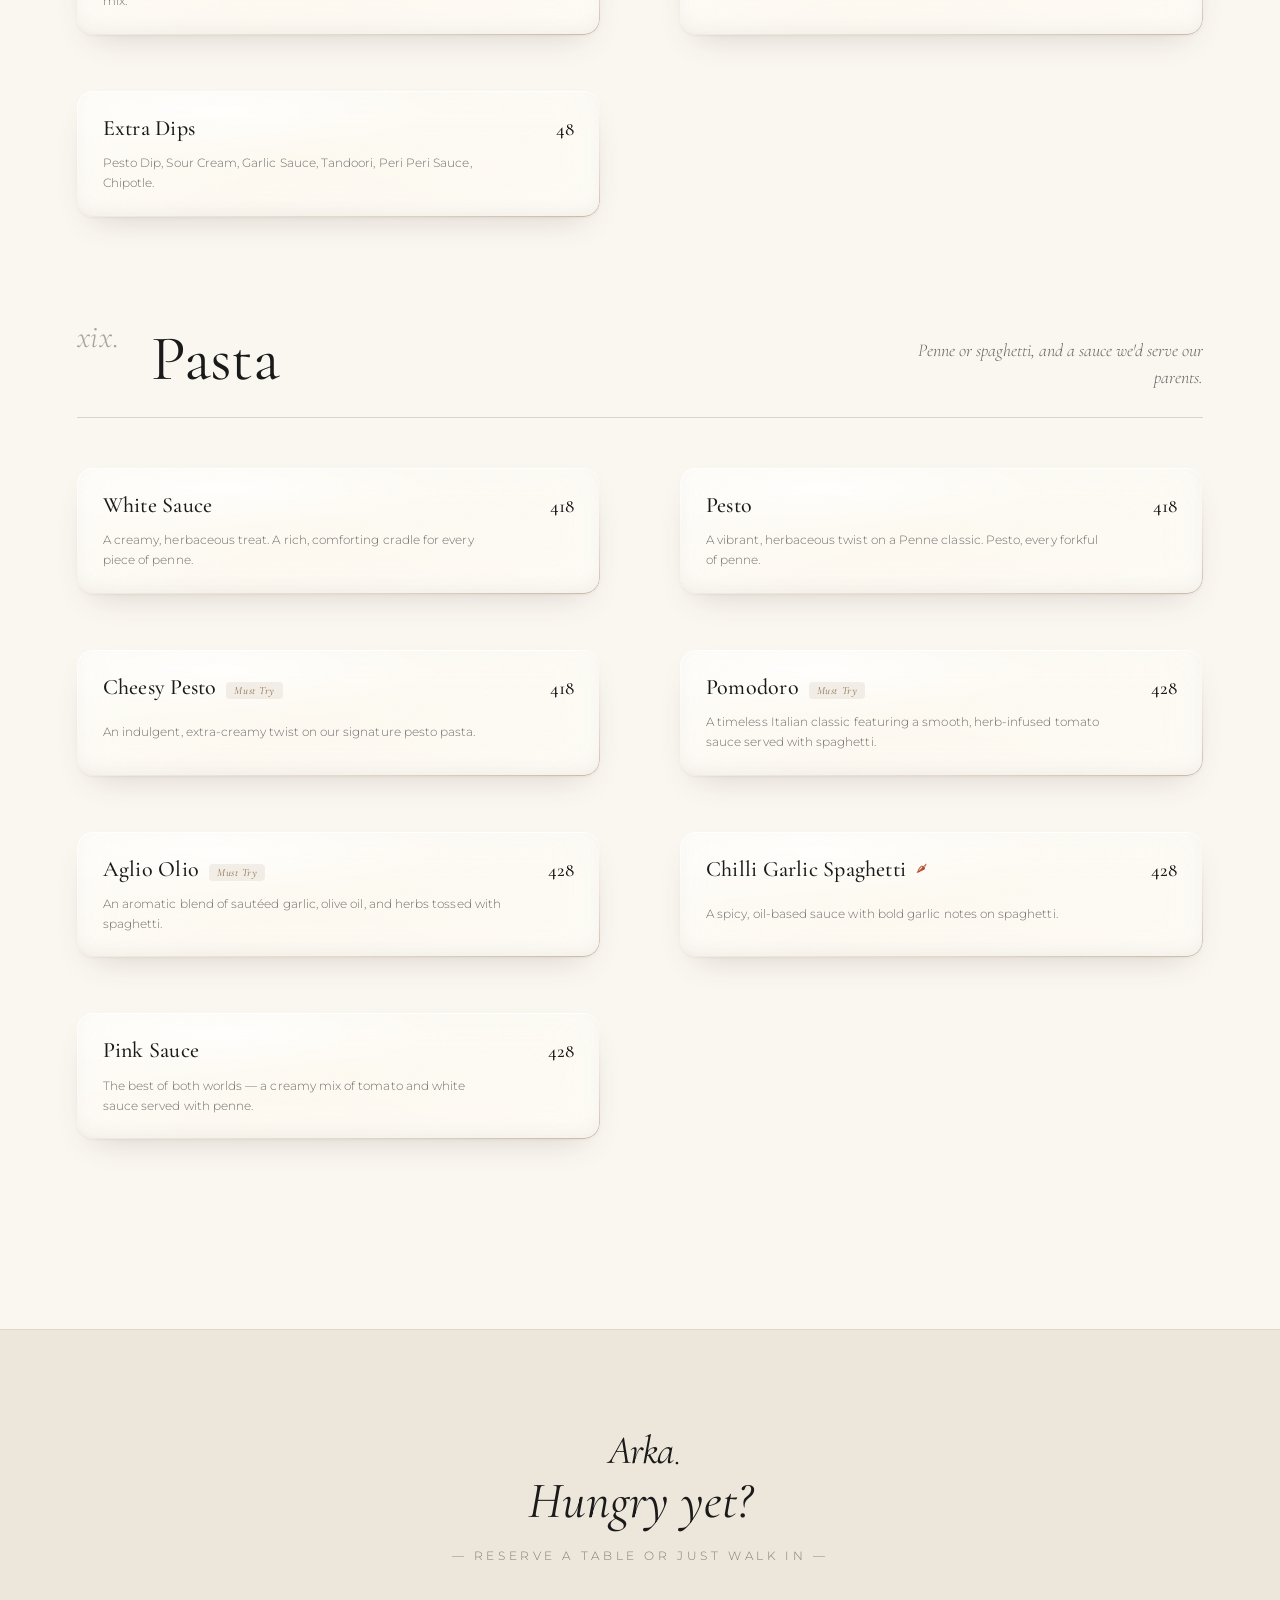
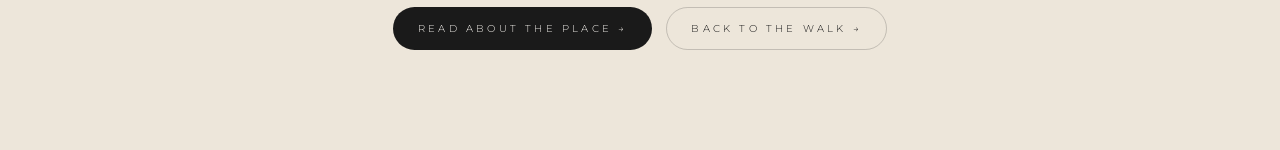
<file: menu.html>
<!doctype html>
<html lang="en">
<head>
<meta charset="utf-8" />
<meta name="viewport" content="width=device-width,initial-scale=1" />
<title>Arka — The Menu</title>
<link rel="stylesheet" href="styles.css" />
<style>
  body { background: var(--whisper); color: var(--ink); }

  /* Override brand nav for cream page — give it a paper-glass background so
     it reads as a distinct bar above the sticky category bar (no text
     overprint into the menu cards beneath). */
  .arka-nav {
    mix-blend-mode: normal;
    padding: 18px 44px;
    background: rgba(250,247,241,0.82);
    backdrop-filter: blur(18px) saturate(170%);
    -webkit-backdrop-filter: blur(18px) saturate(170%);
    border-bottom: 1px solid rgba(26,26,26,0.06);
    box-shadow: 0 1px 0 rgba(26,26,26,0.03);
  }
  .arka-nav .wordmark { color: var(--ink); }
  .arka-nav .links { color: var(--ink); }
  .arka-nav .links a.active { opacity: 1; }
  .arka-nav .links a.active::after { background: var(--ink); bottom: -2px; }

  /* Menu hero */
  .menu-hero {
    padding: 160px 6vw 60px;
    max-width: 1500px;
    margin: 0 auto;
    display: grid;
    grid-template-columns: 1fr auto 1fr;
    align-items: end;
    gap: 40px;
  }
  .menu-hero .left  { font-family: 'Montserrat', sans-serif; font-size: 11px; letter-spacing: 0.32em; text-transform: uppercase; color: rgba(26,26,26,0.55); }
  .menu-hero .center {
    text-align: center;
  }
  .menu-hero h1 {
    font-family: 'Cormorant Garamond', serif;
    font-weight: 300;
    font-size: clamp(80px, 14vw, 220px);
    line-height: 0.85;
    letter-spacing: -0.02em;
    color: var(--ink);
    position: relative;
  }
  .menu-hero h1 em {
    font-style: italic;
    color: var(--bronze);
    font-weight: 400;
    letter-spacing: -0.005em;
  }
  .menu-hero .right { font-family: 'Montserrat', sans-serif; font-size: 11px; letter-spacing: 0.32em; text-transform: uppercase; color: rgba(26,26,26,0.55); text-align: right; }
  .menu-hero .sub {
    margin-top: 22px;
    font-family: 'Cormorant Garamond', serif;
    font-style: italic;
    font-size: clamp(16px, 1.4vw, 22px);
    color: rgba(26,26,26,0.7);
    letter-spacing: 0.02em;
  }

  /* Section navigation strip — sits flush under the 64px brand bar so the
     two read as a single chrome stack with no gap that would let cards peek
     through. Masked left/right edges hint at horizontal scroll on overflow. */
  .menu-sticky-nav {
    position: sticky;
    top: 64px;
    z-index: 50;
    background: rgba(250,247,241,0.78);
    backdrop-filter: blur(20px) saturate(160%);
    -webkit-backdrop-filter: blur(20px) saturate(160%);
    border-bottom: 1px solid rgba(26,26,26,0.07);
    padding: 12px 6vw;
    overflow-x: auto;
    overscroll-behavior-x: contain;
    -webkit-mask-image: linear-gradient(90deg, transparent 0, #000 4vw, #000 calc(100% - 4vw), transparent 100%);
            mask-image: linear-gradient(90deg, transparent 0, #000 4vw, #000 calc(100% - 4vw), transparent 100%);
    scrollbar-width: none;
  }
  .menu-sticky-nav::-webkit-scrollbar { display: none; }
  .menu-sticky-nav-inner {
    max-width: 1500px;
    margin: 0 auto;
    display: flex;
    gap: 28px;
    font-family: 'Montserrat', sans-serif;
    font-size: 10px;
    letter-spacing: 0.32em;
    text-transform: uppercase;
    white-space: nowrap;
  }
  .menu-sticky-nav a {
    color: rgba(26,26,26,0.45);
    transition: color .25s;
    padding: 6px 0;
    position: relative;
  }
  .menu-sticky-nav a:hover { color: var(--ink); }
  .menu-sticky-nav a.is-active { color: var(--ink); }
  .menu-sticky-nav a.is-active::after {
    content: '';
    position: absolute;
    left: 0; right: 0; bottom: -2px;
    height: 1px;
    background: var(--ink);
  }

  /* Menu body */
  .menu-body {
    max-width: 1500px;
    margin: 0 auto;
    padding: 80px 6vw 80px;
  }

  /* Section heading row */
  .menu-section { margin-bottom: 110px; scroll-margin-top: 120px; }
  .menu-section .section-head {
    display: grid;
    grid-template-columns: auto 1fr auto;
    align-items: end;
    gap: 32px;
    margin-bottom: 50px;
    padding-bottom: 26px;
    border-bottom: 1px solid rgba(26,26,26,0.15);
  }
  .menu-section .section-head h2 {
    font-family: 'Cormorant Garamond', serif;
    font-weight: 400;
    font-size: clamp(40px, 5vw, 72px);
    line-height: 1;
    letter-spacing: -0.01em;
  }
  .menu-section .section-head h2 em { font-style: italic; color: var(--bronze); letter-spacing: -0.005em; }
  .menu-section .section-head .num {
    font-family: 'Cormorant Garamond', serif;
    font-style: italic;
    font-size: 32px;
    color: rgba(26,26,26,0.38);
    line-height: 1;
    align-self: start;
    transform: translateY(-0.18em);
    letter-spacing: 0.02em;
  }
  .menu-section .section-head .blurb {
    font-family: 'Cormorant Garamond', serif;
    font-style: italic;
    font-size: 18px;
    color: rgba(26,26,26,0.65);
    line-height: 1.5;
    max-width: 36ch;
    text-align: right;
    align-self: end;
  }

  /* Menu grid: two columns on desktop */
  .menu-grid {
    display: grid;
    grid-template-columns: 1fr 1fr;
    gap: 56px 80px;
  }

  /* Subgroup label (e.g., HOT & ICE COFFEE) */
  .menu-subgroup-label {
    grid-column: 1 / -1;
    display: flex;
    align-items: baseline;
    gap: 14px;
    margin: 6px 0 -12px;
  }
  .menu-subgroup-label::before,
  .menu-subgroup-label::after {
    content: '';
    flex: 1;
    height: 1px;
    background: rgba(26,26,26,0.12);
  }
  .menu-subgroup-label span {
    font-family: 'Montserrat', sans-serif;
    font-size: 10px;
    letter-spacing: 0.5em;
    text-transform: uppercase;
    color: rgba(26,26,26,0.55);
  }

  /* Single item — Liquid Glass cell.
     Pulls .liquid-glass--paper from styles.css for the body, rim, and
     specular sheen. The pointer-parallax JS at the bottom of this file
     updates --gx / --gy per card so the highlight tracks the cursor. */
  .item {
    --gx: 28%;
    --gy: 16%;
    position: relative;
    display: grid;
    grid-template-columns: 1fr auto;
    gap: 8px 24px;
    align-items: baseline;
    padding: 24px 26px;
    border-radius: 16px;
    isolation: isolate;
  }
  /* Promote children above the ::before rim and ::after sheen layers. */
  .item > * { position: relative; z-index: 3; }
  .item-name {
    font-family: 'Cormorant Garamond', serif;
    font-size: 22px;
    font-weight: 500;
    letter-spacing: 0.01em;
    line-height: 1.2;
    display: flex;
    align-items: baseline;
    gap: 10px;
    flex-wrap: wrap;
  }
  .item-name .badge {
    font-family: 'Cormorant Garamond', serif;
    font-style: italic;
    font-size: 11px;
    color: var(--bronze);
    background: rgba(138,111,78,0.1);
    padding: 2px 8px;
    border-radius: 4px;
    letter-spacing: 0.05em;
    font-weight: 400;
  }
  .item-name .veg, .item-name .spicy {
    display: inline-block;
    width: 12px; height: 12px;
    border-radius: 2px;
    border: 1px solid currentColor;
    position: relative;
    align-self: center;
  }
  .item-name .veg { color: #4a7c2e; }
  .item-name .veg::after {
    content: '';
    position: absolute;
    inset: 2px;
    background: currentColor;
    border-radius: 50%;
  }
  .item-name .spicy {
    color: #b54a2e;
    border: none;
    width: auto; height: auto;
    font-size: 11px;
    line-height: 1;
  }
  .item-name .spicy::before { content: '🌶'; }

  .item-desc {
    grid-column: 1 / 2;
    font-family: 'Montserrat', sans-serif;
    font-size: 12px;
    line-height: 1.65;
    letter-spacing: 0.005em;
    color: rgba(26,26,26,0.62);
    font-weight: 300;
    margin-top: 4px;
    max-width: 50ch;
  }
  .item-price {
    font-family: 'Cormorant Garamond', serif;
    font-size: 19px;
    color: var(--ink);
    text-align: right;
    white-space: nowrap;
    grid-column: 2 / 3;
    grid-row: 1 / 2;
    font-weight: 500;
  }
  .item-price .pair {
    display: inline-flex;
    gap: 14px;
    align-items: baseline;
  }
  .item-price .pair span small {
    display: block;
    font-family: 'Montserrat', sans-serif;
    font-size: 8px;
    letter-spacing: 0.25em;
    color: rgba(26,26,26,0.4);
    text-transform: uppercase;
    margin-bottom: 2px;
  }

  /* Two-price (ice/hot) header for coffee top section */
  .price-headers {
    display: flex;
    gap: 24px;
    font-family: 'Montserrat', sans-serif;
    font-size: 9px;
    letter-spacing: 0.4em;
    color: rgba(26,26,26,0.4);
    text-transform: uppercase;
    text-align: right;
    justify-content: flex-end;
  }
  .price-headers span { width: 50px; text-align: right; }

  /* Section dividers — illustrative */
  .menu-quote {
    text-align: center;
    padding: 72px 4vw 48px;
    font-family: 'Cormorant Garamond', serif;
    font-style: italic;
    font-size: clamp(22px, 2.6vw, 34px);
    line-height: 1.5;
    letter-spacing: 0.005em;
    color: var(--bronze);
    max-width: 32ch;
    margin: 0 auto;
    position: relative;
  }
  .menu-quote::before {
    content: '';
    display: block;
    width: 1px;
    height: 36px;
    background: rgba(138,111,78,0.4);
    margin: 0 auto 28px;
  }
  .menu-quote .sigil {
    display: block;
    font-family: 'Cormorant Garamond', serif;
    font-size: 28px;
    color: var(--bronze);
    margin-bottom: 18px;
    letter-spacing: 0.1em;
  }

  /* Footer mini */
  .menu-end {
    text-align: center;
    padding: 80px 6vw 100px;
    border-top: 1px solid rgba(26,26,26,0.08);
    background: var(--paper);
  }
  .menu-end h3 {
    font-family: 'Cormorant Garamond', serif;
    font-weight: 400;
    font-style: italic;
    font-size: clamp(32px, 4vw, 56px);
    color: var(--ink);
    margin-bottom: 16px;
  }
  .menu-end p {
    font-size: 12px;
    letter-spacing: 0.3em;
    text-transform: uppercase;
    color: rgba(26,26,26,0.5);
    font-family: 'Montserrat', sans-serif;
  }
  .menu-end .arka-mark { color: var(--ink); margin-top: 20px; font-size: 40px; }

  /* Simple footer link */
  .menu-foot-actions {
    margin-top: 44px;
    display: flex;
    gap: 14px;
    justify-content: center;
    flex-wrap: wrap;
  }
  .menu-foot-actions .btn {
    display: inline-flex;
    align-items: center;
    gap: 12px;
    padding: 14px 24px;
    border-radius: 999px;
    font-family: 'Montserrat', sans-serif;
    font-size: 10px;
    letter-spacing: 0.32em;
    text-transform: uppercase;
    cursor: pointer;
    border: 1px solid transparent;
    transition: all .35s ease;
  }
  .menu-foot-actions .btn.solid { background: var(--ink); color: var(--cream); }
  .menu-foot-actions .btn.solid:hover { background: var(--espresso); }
  .menu-foot-actions .btn.ghost { color: var(--ink); border-color: rgba(26,26,26,0.2); }
  .menu-foot-actions .btn.ghost:hover { border-color: var(--ink); }

  @media (max-width: 900px) {
    .menu-hero { grid-template-columns: 1fr; text-align: center; }
    .menu-hero .left, .menu-hero .right { text-align: center; }
    .menu-grid { grid-template-columns: 1fr; gap: 36px; }
    .menu-section .section-head { grid-template-columns: 1fr; gap: 16px; }
    .menu-section .section-head .blurb { text-align: left; }
  }

  /* Accent letterspacing tweak — for tasteful display */
  .menu-section .section-head h2 small {
    display: inline-block;
    font-family: 'Montserrat', sans-serif;
    font-size: 11px;
    letter-spacing: 0.4em;
    color: rgba(26,26,26,0.4);
    text-transform: uppercase;
    margin-left: 18px;
    vertical-align: middle;
  }

  /* ===== Coffee-bean cursor (menu page only, fine-pointer devices) =====
     The body class .has-bean-cursor is added by JS only when (pointer:fine)
     matches AND the asset successfully loads. That way phones/tablets fall
     back to the native cursor and there's no flash of cursor:none if the
     image 404s. */
  body.has-bean-cursor,
  body.has-bean-cursor a,
  body.has-bean-cursor button,
  body.has-bean-cursor .item { cursor: none; }

  #bean-cursor {
    position: fixed;
    top: 0; left: 0;
    width: 40px; height: 54px;        /* matches the 430x580 PNG aspect */
    pointer-events: none;
    z-index: 10000;
    opacity: 0;
    transform: translate3d(-200px, -200px, 0);
    will-change: transform, width, height, opacity;
    filter:
      drop-shadow(0 6px 8px rgba(40, 24, 12, 0.32))
      drop-shadow(0 1px 2px rgba(40, 24, 12, 0.45));
    transition: width 0.18s ease, height 0.18s ease, opacity 0.2s ease;
  }
  body.has-bean-cursor #bean-cursor { opacity: 1; }
  body.bean-out #bean-cursor { opacity: 0; }
  body.bean-over-link #bean-cursor { width: 46px; height: 62px; }   /* 1.15x */
  #bean-cursor img {
    width: 100%;
    height: 100%;
    object-fit: contain;
    display: block;
    user-select: none;
    -webkit-user-drag: none;
    pointer-events: none;
  }
  @media (prefers-reduced-motion: reduce) {
    #bean-cursor { transition: opacity 0.2s ease; }
  }
</style>
</head>
<body>

<!-- Coffee-bean cursor (visual only; pointer-events:none keeps clicks intact) -->
<div id="bean-cursor" aria-hidden="true">
  <img src="./assets/cursor-bean.png" alt="" draggable="false">
</div>

<!-- ============ NAV ============ -->
<nav class="arka-nav">
  <a href="index.html" class="wordmark">
    <span class="serif">Arka</span><sup>©</sup>
  </a>
  <div class="links">
    <a href="index.html">Home</a>
    <a href="menu.html" class="active">Menu</a>
    <a href="the-place.html">The Place</a>
    <a href="index.html#contact">Contact</a>
  </div>
</nav>

<!-- ============ HERO ============ -->
<header class="menu-hero">
  <div class="left">
    Est. 2K26<br>
    Coffee · Tea · Kitchen
  </div>
  <div class="center">
    <h1>The <em>Menu</em></h1>
    <div class="sub">— what we make, slowly, for you —</div>
  </div>
  <div class="right">
    All prices in ₹<br>
    GST inclusive
  </div>
</header>

<!-- ============ SECTION NAV ============ -->
<div class="menu-sticky-nav">
  <div class="menu-sticky-nav-inner">
    <a href="#coffee">Hot &amp; Ice Coffee</a>
    <a href="#creations">Coffee Creations</a>
    <a href="#cold-brew">Cold Brew Ritual</a>
    <a href="#caffeine-free">Caffeine Free</a>
    <a href="#arka-special">Arka Special</a>
    <a href="#roots">Roots &amp; Flavours</a>
    <a href="#slow-bar">Slow Bar</a>
    <a href="#shakes">Shakes</a>
    <a href="#chocolate">Hot Chocolate</a>
    <a href="#ice-tea">Ice Tea</a>
    <a href="#matcha">Matcha</a>
    <a href="#frappe">Frappé</a>
    <a href="#small-plates">Small Plates</a>
    <a href="#fries">Loaded Fries</a>
    <a href="#sandwiches">Sourdough</a>
    <a href="#bowls">Rice Bowls</a>
    <a href="#wraps">Wraps</a>
    <a href="#pizza">Pizza</a>
    <a href="#pasta">Pasta</a>
  </div>
</div>

<!-- ============ MENU BODY ============ -->
<main class="menu-body">

  <!-- ===== HOT & ICE COFFEE ===== -->
  <section class="menu-section" id="coffee">
    <div class="section-head">
      <div class="num">i.</div>
      <h2>Hot &amp; <em>Ice</em> Coffee <small>The Classics</small></h2>
      <div class="blurb">Single origin, slow-extracted, served the way it's meant to be — and the way you like it.</div>
    </div>

    <div class="price-headers"><span>ICE</span><span>HOT</span></div>

    <div class="menu-grid" style="margin-top: 18px">
      <div class="item liquid-glass--paper">
        <div class="item-name">Espresso</div>
        <div class="item-desc">A short shot. The starting line.</div>
        <div class="item-price"><div class="pair"><span>148</span><span>148</span></div></div>
      </div>
      <div class="item liquid-glass--paper">
        <div class="item-name">Americano</div>
        <div class="item-desc">Espresso lengthened with hot water.</div>
        <div class="item-price"><div class="pair"><span>208</span><span>188</span></div></div>
      </div>
      <div class="item liquid-glass--paper">
        <div class="item-name">Cappuccino</div>
        <div class="item-desc">Equal parts espresso, milk, foam.</div>
        <div class="item-price"><div class="pair"><span>258</span><span>258</span></div></div>
      </div>
      <div class="item liquid-glass--paper">
        <div class="item-name">Café Latte</div>
        <div class="item-desc">Steamed milk, a quiet shot underneath.</div>
        <div class="item-price"><div class="pair"><span>258</span><span>238</span></div></div>
      </div>
      <div class="item liquid-glass--paper">
        <div class="item-name">Flat White</div>
        <div class="item-desc">Velvet microfoam, double ristretto.</div>
        <div class="item-price"><div class="pair"><span>—</span><span>218</span></div></div>
      </div>
      <div class="item liquid-glass--paper">
        <div class="item-name">Mocha</div>
        <div class="item-desc">Espresso, dark cocoa, steamed milk.</div>
        <div class="item-price"><div class="pair"><span>278</span><span>258</span></div></div>
      </div>
      <div class="item liquid-glass--paper">
        <div class="item-name">Bonbon</div>
        <div class="item-desc">Espresso layered over condensed milk.</div>
        <div class="item-price"><div class="pair"><span>288</span><span>268</span></div></div>
      </div>
      <div class="item liquid-glass--paper">
        <div class="item-name">Spanish Latte</div>
        <div class="item-desc">Espresso, milk, a touch of sweetness.</div>
        <div class="item-price"><div class="pair"><span>298</span><span>278</span></div></div>
      </div>
    </div>
  </section>

  <!-- ===== COFFEE CREATIONS ===== -->
  <section class="menu-section" id="creations">
    <div class="section-head">
      <div class="num">ii.</div>
      <h2>Coffee <em>Creations</em></h2>
      <div class="blurb">House-built drinks for when you want espresso to do something it's never done before.</div>
    </div>

    <div class="menu-grid">
      <div class="item liquid-glass--paper">
        <div class="item-name">Espresso Tonic</div>
        <div class="item-desc">Sharp, citrusy tonic with bold espresso.</div>
        <div class="item-price">258</div>
      </div>
      <div class="item liquid-glass--paper">
        <div class="item-name">Espresso Ginger Ale</div>
        <div class="item-desc">Spicy ginger fizz with smooth espresso.</div>
        <div class="item-price">258</div>
      </div>
      <div class="item liquid-glass--paper">
        <div class="item-name">Espresso Redbull <span class="badge">Must Try</span></div>
        <div class="item-desc">High-energy, bold and fizzy coffee hit.</div>
        <div class="item-price">318</div>
      </div>
      <div class="item liquid-glass--paper">
        <div class="item-name">Cranberry Espresso Tonic</div>
        <div class="item-desc">Tangy cranberry with sparkling coffee.</div>
        <div class="item-price">318</div>
      </div>
      <div class="item liquid-glass--paper">
        <div class="item-name">Yuzu Espresso Tonic <span class="badge">Must Try</span></div>
        <div class="item-desc">Japanese citrus meets bright espresso fizz.</div>
        <div class="item-price">318</div>
      </div>
      <div class="item liquid-glass--paper">
        <div class="item-name">Passionfruit Espresso Tonic</div>
        <div class="item-desc">Tropical sweetness with a sharp coffee edge.</div>
        <div class="item-price">338</div>
      </div>
      <div class="item liquid-glass--paper">
        <div class="item-name">Peach Espresso Tonic</div>
        <div class="item-desc">Soft, fruity sweetness with espresso sparkle.</div>
        <div class="item-price">338</div>
      </div>
      <div class="item liquid-glass--paper">
        <div class="item-name">Orange Espresso Tonic</div>
        <div class="item-desc">Classic citrus bitterness with bold coffee.</div>
        <div class="item-price">338</div>
      </div>
      <div class="item liquid-glass--paper">
        <div class="item-name">Pineapple Espresso Tonic</div>
        <div class="item-desc">Sweet tropical notes with a refreshing finish.</div>
        <div class="item-price">338</div>
      </div>
      <div class="item liquid-glass--paper">
        <div class="item-name">Strawberry Iced Latte</div>
        <div class="item-desc">Creamy, chilled latte with sweet strawberry and a smooth coffee finish.</div>
        <div class="item-price">368</div>
      </div>
    </div>
  </section>

  <!-- Quote break -->
  <div class="menu-quote">
    <span class="sigil">— ◆ —</span>
    "Coffee is a language in itself. We try to speak it slowly."
  </div>

  <!-- ===== COLD BREW RITUAL ===== -->
  <section class="menu-section" id="cold-brew">
    <div class="section-head">
      <div class="num">iii.</div>
      <h2>The Cold Brew <em>Ritual</em></h2>
      <div class="blurb">Steeped 18 hours. Deep, low-acidity, smooth. Drink it neat or play with it.</div>
    </div>

    <div class="menu-grid">
      <div class="item liquid-glass--paper">
        <div class="item-name">Classic Cold Brew</div>
        <div class="item-desc">Slow-steeped for 18 hours; smooth and low-acidity.</div>
        <div class="item-price">258</div>
      </div>
      <div class="item liquid-glass--paper">
        <div class="item-name">Whisky Cold Brew</div>
        <div class="item-desc">Smoky, bold cold brew with whisky-inspired notes.</div>
        <div class="item-price">318</div>
      </div>
      <div class="item liquid-glass--paper">
        <div class="item-name">Cold Brew Tonic</div>
        <div class="item-desc">Crisp, sparkling tonic with smooth cold brew.</div>
        <div class="item-price">338</div>
      </div>
      <div class="item liquid-glass--paper">
        <div class="item-name">Cold Brew Lemonade</div>
        <div class="item-desc">Creamy, fruity coffee with smooth vanilla notes.</div>
        <div class="item-price">358</div>
      </div>
      <div class="item liquid-glass--paper">
        <div class="item-name">Cold Brew Tonic <span class="badge">Signature</span></div>
        <div class="item-desc">Bright citrus meets deep, refreshing coffee.</div>
        <div class="item-price">298</div>
      </div>
      <div class="item liquid-glass--paper">
        <div class="item-name">Whisky Cold Brew Tonic</div>
        <div class="item-desc">Layered bold brew with a light, smoky finish.</div>
        <div class="item-price">338</div>
      </div>
      <div class="item liquid-glass--paper">
        <div class="item-name">Cold Foam Cold Brew</div>
        <div class="item-desc">Silky cold foam over smooth cold brew.</div>
        <div class="item-price">318</div>
      </div>
      <div class="item liquid-glass--paper">
        <div class="item-name">Cold Brew Berries <span class="badge">Must Try</span></div>
        <div class="item-desc">Fruity berry notes blended with smooth coffee.</div>
        <div class="item-price">338</div>
      </div>
      <div class="item liquid-glass--paper">
        <div class="item-name">Orange Cold Brew</div>
        <div class="item-desc">Zesty citrus twist over rich cold brew.</div>
        <div class="item-price">318</div>
      </div>
      <div class="item liquid-glass--paper">
        <div class="item-name">Orange Cold Brew Tonic</div>
        <div class="item-desc">Sparkling citrus + coffee, bright and refreshing.</div>
        <div class="item-price">338</div>
      </div>
      <div class="item liquid-glass--paper">
        <div class="item-name">Whisky Shower <span class="badge">Must Try</span></div>
        <div class="item-desc">Fizzy, bold, and slightly smoky.</div>
        <div class="item-price">338</div>
      </div>
      <div class="item liquid-glass--paper">
        <div class="item-name">Mazagran <span class="badge">Must Try</span></div>
        <div class="item-desc">Classic cold brew with lemon and sugar syrup.</div>
        <div class="item-price">298</div>
      </div>
      <div class="item liquid-glass--paper">
        <div class="item-name">Vietnamese <span class="badge">Must Try</span></div>
        <div class="item-desc">Strong brew with sweet condensed milk richness.</div>
        <div class="item-price">318</div>
      </div>
    </div>
  </section>

  <!-- ===== ROOTS & FLAVOURS ===== -->
  <section class="menu-section" id="roots">
    <div class="section-head">
      <div class="num">iv.</div>
      <h2>Roots &amp; <em>Flavours</em></h2>
      <div class="blurb">Childhood in a glass. Indian flavours, the way they should be served.</div>
    </div>

    <div class="menu-grid">
      <div class="item liquid-glass--paper">
        <div class="item-name">Rabari Chai <span class="badge">Must Try</span></div>
        <div class="item-desc">Strong, kadak milk tea brewed with classic Indian flavours. (150ml)</div>
        <div class="item-price">138</div>
      </div>
      <div class="item liquid-glass--paper">
        <div class="item-name">Iced Bournvita <span class="badge">Must Try</span></div>
        <div class="item-desc">A chilled, creamy sip of childhood nostalgia in every glass.</div>
        <div class="item-price">198</div>
      </div>
    </div>
  </section>

  <!-- ===== ARKA SPECIAL ===== -->
  <section class="menu-section" id="arka-special">
    <div class="section-head">
      <div class="num">v.</div>
      <h2>Arka <em>Special</em></h2>
      <div class="blurb">Drinks we love enough to put our name on.</div>
    </div>

    <div class="menu-grid">
      <div class="item liquid-glass--paper">
        <div class="item-name">Cranberry Coffee</div>
        <div class="item-desc">Fruity tartness layered with rich coffee.</div>
        <div class="item-price">298</div>
      </div>
      <div class="item liquid-glass--paper">
        <div class="item-name">Cocoa Cloud</div>
        <div class="item-desc">Sea-salt cocoa with caramel and biscoff.</div>
        <div class="item-price">308</div>
      </div>
      <div class="item liquid-glass--paper">
        <div class="item-name">Espresso Martini <span class="badge">Must Try</span></div>
        <div class="item-desc">Smooth, bold and slightly sweet coffee blend.</div>
        <div class="item-price">318</div>
      </div>
      <div class="item liquid-glass--paper">
        <div class="item-name">Irish Cloud <span class="badge">Must Try</span></div>
        <div class="item-desc">Creamy, frothy coffee with smooth vanilla notes.</div>
        <div class="item-price">338</div>
      </div>
      <div class="item liquid-glass--paper">
        <div class="item-name">Coffee Punch</div>
        <div class="item-desc">Strong, chilled coffee with a bold kick.</div>
        <div class="item-price">338</div>
      </div>
    </div>
  </section>

  <!-- ===== CAFFEINE-FREE ===== -->
  <section class="menu-section" id="caffeine-free">
    <div class="section-head">
      <div class="num">vi.</div>
      <h2>Caffeine <em>Free</em></h2>
      <div class="blurb">For the late afternoon, the second round, or the friend who insists.</div>
    </div>

    <div class="menu-grid">
      <div class="item liquid-glass--paper">
        <div class="item-name">Mint Mojito</div>
        <div class="item-desc">Fresh mint, lime, and sparkling refreshment.</div>
        <div class="item-price">198</div>
      </div>
      <div class="item liquid-glass--paper">
        <div class="item-name">Cranberry Mojito <span class="badge">Must Try</span></div>
        <div class="item-desc">Tangy cranberry with minty freshness.</div>
        <div class="item-price">218</div>
      </div>
      <div class="item liquid-glass--paper">
        <div class="item-name">Strawberry Mojito</div>
        <div class="item-desc">Sweet strawberry with a refreshing citrus kick.</div>
        <div class="item-price">218</div>
      </div>
      <div class="item liquid-glass--paper">
        <div class="item-name">Velvet Apple Silk <span class="badge">Must Try</span></div>
        <div class="item-desc">Smooth apple-based drink with a caramel twist.</div>
        <div class="item-price">278</div>
      </div>
      <div class="item liquid-glass--paper">
        <div class="item-name">Tropical Soul</div>
        <div class="item-desc">A fruity, vibrant tropical refresher.</div>
        <div class="item-price">278</div>
      </div>
      <div class="item liquid-glass--paper">
        <div class="item-name">Redbull Zing</div>
        <div class="item-desc">Energetic, fizzy drink with a citrus punch.</div>
        <div class="item-price">318</div>
      </div>
      <div class="item liquid-glass--paper">
        <div class="item-name">Jungle Fizz <span class="badge">Must Try</span></div>
        <div class="item-desc">Vibrant blend of fresh watermelon and floral hibiscus, lightly sparkling and refreshingly crisp.</div>
        <div class="item-price">348</div>
      </div>
      <div class="item liquid-glass--paper">
        <div class="item-name">Passion Punch Dream <span class="badge">Must Try</span></div>
        <div class="item-desc">Sweet peach and tangy passionfruit balanced with lemon and tonic for a vibrant tropical fizz.</div>
        <div class="item-price">378</div>
      </div>
    </div>
  </section>

  <!-- ===== SLOW BAR ===== -->
  <section class="menu-section" id="slow-bar">
    <div class="section-head">
      <div class="num">vii.</div>
      <h2>Slow <em>Bar</em></h2>
      <div class="blurb">Pour-overs and methods worth waiting four minutes for.</div>
    </div>

    <div class="menu-grid">
      <div class="item liquid-glass--paper">
        <div class="item-name">V60 Pour Over</div>
        <div class="item-desc">Clean, aromatic coffee highlighting origin flavours.</div>
        <div class="item-price">268</div>
      </div>
      <div class="item liquid-glass--paper">
        <div class="item-name">Aero Press</div>
        <div class="item-desc">Smooth, well-balanced hand-crafted brew.</div>
        <div class="item-price">268</div>
      </div>
      <div class="item liquid-glass--paper">
        <div class="item-name">French Press</div>
        <div class="item-desc">Full-bodied coffee with deep, bold texture.</div>
        <div class="item-price">268</div>
      </div>
    </div>
  </section>

  <!-- ===== SHAKES ===== -->
  <section class="menu-section" id="shakes">
    <div class="section-head">
      <div class="num">viii.</div>
      <h2>Shakes <em>&amp;</em> Things</h2>
      <div class="blurb">Thick, cold, indulgent. The kind that need a spoon.</div>
    </div>

    <div class="menu-grid">
      <div class="item liquid-glass--paper">
        <div class="item-name">Cookie Crumble Milkshake <span class="badge">Must Try</span></div>
        <div class="item-desc">Crunchy cookies blended into creamy goodness.</div>
        <div class="item-price">338</div>
      </div>
      <div class="item liquid-glass--paper">
        <div class="item-name">Biscoff Milkshake</div>
        <div class="item-desc">Caramelised biscuit flavour, smooth and indulgent.</div>
        <div class="item-price">348</div>
      </div>
      <div class="item liquid-glass--paper">
        <div class="item-name">Nutella Milkshake</div>
        <div class="item-desc">Thick, creamy, and chocolate-hazelnut rich.</div>
        <div class="item-price">358</div>
      </div>
      <div class="item liquid-glass--paper">
        <div class="item-name">Blueberry Biscoff Milkshake <span class="badge">Must Try</span></div>
        <div class="item-desc">Sweet berries with a caramel biscuit twist.</div>
        <div class="item-price">368</div>
      </div>
    </div>
  </section>

  <!-- ===== HOT CHOCOLATE ===== -->
  <section class="menu-section" id="chocolate">
    <div class="section-head">
      <div class="num">ix.</div>
      <h2>Hot <em>Chocolate</em></h2>
      <div class="blurb">Real cocoa, real milk, no shortcuts.</div>
    </div>

    <div class="menu-grid">
      <div class="item liquid-glass--paper">
        <div class="item-name">Signature Hot Chocolate</div>
        <div class="item-desc">Rich, creamy, classic chocolate indulgence with a pinch of cinnamon.</div>
        <div class="item-price">276</div>
      </div>
      <div class="item liquid-glass--paper">
        <div class="item-name">Sea Salt Hot Chocolate</div>
        <div class="item-desc">Smooth chocolate with a hint of sea salt balance.</div>
        <div class="item-price">278</div>
      </div>
      <div class="item liquid-glass--paper">
        <div class="item-name">Strawberry Hot Chocolate <span class="badge">Must Try</span></div>
        <div class="item-desc">Creamy chocolate with a subtle berry twist.</div>
        <div class="item-price">288</div>
      </div>
    </div>
  </section>

  <!-- ===== ICE TEA ===== -->
  <section class="menu-section" id="ice-tea">
    <div class="section-head">
      <div class="num">x.</div>
      <h2>Ice <em>Tea</em></h2>
      <div class="blurb">Cold-brewed, never bitter, easy to nurse.</div>
    </div>

    <div class="menu-grid">
      <div class="item liquid-glass--paper">
        <div class="item-name">Lemon Ice Tea</div>
        <div class="item-desc">Classic citrus iced tea, light and refreshing.</div>
        <div class="item-price">258</div>
      </div>
      <div class="item liquid-glass--paper">
        <div class="item-name">Peach Ice Tea</div>
        <div class="item-desc">Smooth peach sweetness with tea notes.</div>
        <div class="item-price">278</div>
      </div>
      <div class="item liquid-glass--paper">
        <div class="item-name">Strawberry Ice Tea</div>
        <div class="item-desc">Sweet berry flavour with a refreshing finish.</div>
        <div class="item-price">278</div>
      </div>
    </div>
  </section>

  <!-- ===== MATCHA ===== -->
  <section class="menu-section" id="matcha">
    <div class="section-head">
      <div class="num">xi.</div>
      <h2>Matcha</h2>
      <div class="blurb">Ceremonial-grade, whisked properly. Vegetal, calm, awake.</div>
    </div>

    <div class="menu-grid">
      <div class="item liquid-glass--paper">
        <div class="item-name">Classic Matcha</div>
        <div class="item-desc">Coconut cold-foam matcha.</div>
        <div class="item-price">318</div>
      </div>
      <div class="item liquid-glass--paper">
        <div class="item-name">Mango Matcha</div>
        <div class="item-desc">Matcha with sweet, ripe mango purée.</div>
        <div class="item-price">348</div>
      </div>
      <div class="item liquid-glass--paper">
        <div class="item-name">Strawberry Matcha</div>
        <div class="item-desc">Matcha with fresh strawberry notes.</div>
        <div class="item-price">348</div>
      </div>
      <div class="item liquid-glass--paper">
        <div class="item-name">Coconut Cloud</div>
        <div class="item-desc">Matcha topped with light coconut foam.</div>
        <div class="item-price">348</div>
      </div>
    </div>
  </section>

  <!-- ===== FRAPPÉ ===== -->
  <section class="menu-section" id="frappe">
    <div class="section-head">
      <div class="num">xii.</div>
      <h2>Classic <em>Frappé</em></h2>
      <div class="blurb">Iced, blended, choose-your-own.</div>
    </div>

    <div class="menu-grid">
      <div class="item liquid-glass--paper">
        <div class="item-name">Classic Frappé</div>
        <div class="item-desc">Choose your add-on below.</div>
        <div class="item-price">278</div>
      </div>
      <div class="item liquid-glass--paper">
        <div class="item-name">Add-on · Vanilla, Roasted Hazelnut, Irish, Biscoff &amp; Nutella</div>
        <div class="item-desc">A small upgrade. A big difference.</div>
        <div class="item-price"><div class="pair"><span><small>Single</small>38</span><span><small>Double</small>78</small></span></div></div>
      </div>
    </div>
  </section>

  <!-- Quote break -->
  <div class="menu-quote">
    <span class="sigil">— ◆ —</span>
    "Eat slowly. Talk loudly. Stay longer than you planned."
  </div>

  <!-- ===== SMALL PLATES ===== -->
  <section class="menu-section" id="small-plates">
    <div class="section-head">
      <div class="num">xiii.</div>
      <h2>Small <em>Plates</em></h2>
      <div class="blurb">For sharing. For starting. For "just one more."</div>
    </div>

    <div class="menu-grid">
      <div class="item liquid-glass--paper">
        <div class="item-name">Cheese Chilli Toast <span class="spicy"></span></div>
        <div class="item-desc">Crunchy sourdough layered with spicy cheese topping.</div>
        <div class="item-price">280</div>
      </div>
      <div class="item liquid-glass--paper">
        <div class="item-name">Mexican Toast <span class="veg"></span></div>
        <div class="item-desc">Loaded toast with tangy, spiced Mexican-style topping.</div>
        <div class="item-price">320</div>
      </div>
      <div class="item liquid-glass--paper">
        <div class="item-name">Classic Cheese Garlic Bread</div>
        <div class="item-desc">Crisp sourdough topped with melted cheese and garlic butter.</div>
        <div class="item-price">340</div>
      </div>
      <div class="item liquid-glass--paper">
        <div class="item-name">Mexican Nachos <span class="veg"></span></div>
        <div class="item-desc">Crunchy nachos layered with salsa, chipotle sour cream, olives and jalapeños.</div>
        <div class="item-price">380</div>
      </div>
    </div>
  </section>

  <!-- ===== LOADED FRIES ===== -->
  <section class="menu-section" id="fries">
    <div class="section-head">
      <div class="num">xiv.</div>
      <h2>Loaded <em>Fries</em> <span class="veg"></span></h2>
      <div class="blurb">Hand-cut. Hot. Probably the reason you came back.</div>
    </div>

    <div class="menu-grid">
      <div class="item liquid-glass--paper">
        <div class="item-name">Classic Salted Fries</div>
        <div class="item-desc">Crispy golden fries lightly seasoned with sea salt.</div>
        <div class="item-price">280</div>
      </div>
      <div class="item liquid-glass--paper">
        <div class="item-name">Peri Peri Fries <span class="spicy"></span></div>
        <div class="item-desc">Crispy fries tossed in bold, spicy peri peri seasoning.</div>
        <div class="item-price">280</div>
      </div>
      <div class="item liquid-glass--paper">
        <div class="item-name">Big Boy Fries <span class="badge">Must Try</span></div>
        <div class="item-desc">Hot fries topped cheesy and creamy sauce.</div>
        <div class="item-price">320</div>
      </div>
    </div>
  </section>

  <!-- ===== SOURDOUGH SANDWICHES ===== -->
  <section class="menu-section" id="sandwiches">
    <div class="section-head">
      <div class="num">xv.</div>
      <h2>Sourdough <em>Sandwiches</em></h2>
      <div class="blurb">Levain-baked bread, pressed warm, and the kind of fillings that earn the bread.</div>
    </div>

    <div class="menu-grid">
      <div class="item liquid-glass--paper">
        <div class="item-name">Grilled Cheese Sandwich <span class="veg"></span></div>
        <div class="item-desc">Fresh mint coriander chutney layered with melted cheese on crisp toasted sourdough.</div>
        <div class="item-price">300</div>
      </div>
      <div class="item liquid-glass--paper">
        <div class="item-name">Paneer Mushroom Sandwich <span class="veg"></span></div>
        <div class="item-desc">Grilled paneer and sautéed mushrooms with creamy herb sauce in toasted sourdough.</div>
        <div class="item-price">350</div>
      </div>
      <div class="item liquid-glass--paper">
        <div class="item-name">Pot Sandwich <span class="veg"></span></div>
        <div class="item-desc">Garden-fresh, crispy potato patty layered with melted cheese and house sauces in toasted sourdough.</div>
        <div class="item-price">320</div>
      </div>
      <div class="item liquid-glass--paper">
        <div class="item-name">Tandoori Sandwich <span class="veg"></span></div>
        <div class="item-desc">Zesty tandoori paneer, sautéed bell peppers and gooey cheese, toasted sourdough.</div>
        <div class="item-price">340</div>
      </div>
    </div>
  </section>

  <!-- ===== RICE BOWLS ===== -->
  <section class="menu-section" id="bowls">
    <div class="section-head">
      <div class="num">xvi.</div>
      <h2>Rice <em>Bowls</em></h2>
      <div class="blurb">A whole meal in one round bowl.</div>
    </div>

    <div class="menu-grid">
      <div class="item liquid-glass--paper">
        <div class="item-name">Burnt Garlic Rice Bowl <span class="veg"></span></div>
        <div class="item-desc">Smoky, garlic-infused rice served with rich, flavourful gravy.</div>
        <div class="item-price">450</div>
      </div>
      <div class="item liquid-glass--paper">
        <div class="item-name">Pesto Rice Bowl <span class="badge">Must Try</span></div>
        <div class="item-desc">Herb pesto rice paired with creamy aromatic gravy.</div>
        <div class="item-price">450</div>
      </div>
      <div class="item liquid-glass--paper">
        <div class="item-name">Mexican Rice <span class="veg"></span></div>
        <div class="item-desc">Zesty, spiced rice tossed with veggies and Mexican seasonings.</div>
        <div class="item-price">450</div>
      </div>
    </div>
  </section>

  <!-- ===== WRAPS ===== -->
  <section class="menu-section" id="wraps">
    <div class="section-head">
      <div class="num">xvii.</div>
      <h2>Wraps</h2>
      <div class="blurb">Hand-rolled, hot, and built to walk with.</div>
    </div>

    <div class="menu-grid">
      <div class="item liquid-glass--paper">
        <div class="item-name">Paneer Mushroom Wrap</div>
        <div class="item-desc">Creamy paneer, sautéed mushrooms, and bold flavours wrapped to perfection.</div>
        <div class="item-price">340</div>
      </div>
      <div class="item liquid-glass--paper">
        <div class="item-name">Indie Wrap <span class="veg"></span></div>
        <div class="item-desc">Desi-style wrap with spiced fillings, fresh veggies and tangy sauces.</div>
        <div class="item-price">340</div>
      </div>
      <div class="item liquid-glass--paper">
        <div class="item-name">Mexican Wrap <span class="badge">Must Try</span></div>
        <div class="item-desc">Zesty, tangy filling with Mexican spices and a cheesy finish.</div>
        <div class="item-price">360</div>
      </div>
    </div>
  </section>

  <!-- ===== PIZZA ===== -->
  <section class="menu-section" id="pizza">
    <div class="section-head">
      <div class="num">xviii.</div>
      <h2>Pizza</h2>
      <div class="blurb">Slow-fermented dough, leoparded crust, restraint with the toppings.</div>
    </div>

    <div class="menu-grid">
      <div class="item liquid-glass--paper">
        <div class="item-name">Margherita <span class="veg"></span></div>
        <div class="item-desc">Classic tomato and mozzarella, simple and beautiful.</div>
        <div class="item-price">618</div>
      </div>
      <div class="item liquid-glass--paper">
        <div class="item-name">Pick Me Up</div>
        <div class="item-desc">Tomato base with olives, jalapeños, and red paprika in a tangy bite.</div>
        <div class="item-price">648</div>
      </div>
      <div class="item liquid-glass--paper">
        <div class="item-name">God's Favourite <span class="badge">Must Try</span></div>
        <div class="item-desc">Loaded with bell peppers, mushrooms, and cherry tomatoes on a rich tomato base.</div>
        <div class="item-price">698</div>
      </div>
      <div class="item liquid-glass--paper">
        <div class="item-name">Basil Fire <span class="spicy"></span></div>
        <div class="item-desc">Pesto base with chillies, jalapeños, mozzarella, and fresh herbs.</div>
        <div class="item-price">648</div>
      </div>
      <div class="item liquid-glass--paper">
        <div class="item-name">Fire in the Mountain <span class="badge">Must Try</span> <span class="spicy"></span></div>
        <div class="item-desc">Spicy hot sauce base with cheeses, jalapeños, and red paprika.</div>
        <div class="item-price">628</div>
      </div>
      <div class="item liquid-glass--paper">
        <div class="item-name">Desi Boy <span class="veg"></span></div>
        <div class="item-desc">Loaded with desi-style toppings — paneer, peppers, and mint chutney.</div>
        <div class="item-price">658</div>
      </div>
      <div class="item liquid-glass--paper">
        <div class="item-name">Forest Bloom <span class="badge">Must Try</span></div>
        <div class="item-desc">Pesto and sour cream base with capsicum, mushrooms and forest mix.</div>
        <div class="item-price">668</div>
      </div>
      <div class="item liquid-glass--paper">
        <div class="item-name">Arka Special</div>
        <div class="item-desc">Loaded signature pizza with bold flavours and premium toppings.</div>
        <div class="item-price">698</div>
      </div>
      <div class="item liquid-glass--paper">
        <div class="item-name">Extra Dips</div>
        <div class="item-desc">Pesto Dip, Sour Cream, Garlic Sauce, Tandoori, Peri Peri Sauce, Chipotle.</div>
        <div class="item-price">48</div>
      </div>
    </div>
  </section>

  <!-- ===== PASTA ===== -->
  <section class="menu-section" id="pasta">
    <div class="section-head">
      <div class="num">xix.</div>
      <h2>Pasta</h2>
      <div class="blurb">Penne or spaghetti, and a sauce we'd serve our parents.</div>
    </div>

    <div class="menu-grid">
      <div class="item liquid-glass--paper">
        <div class="item-name">White Sauce</div>
        <div class="item-desc">A creamy, herbaceous treat. A rich, comforting cradle for every piece of penne.</div>
        <div class="item-price">418</div>
      </div>
      <div class="item liquid-glass--paper">
        <div class="item-name">Pesto</div>
        <div class="item-desc">A vibrant, herbaceous twist on a Penne classic. Pesto, every forkful of penne.</div>
        <div class="item-price">418</div>
      </div>
      <div class="item liquid-glass--paper">
        <div class="item-name">Cheesy Pesto <span class="badge">Must Try</span></div>
        <div class="item-desc">An indulgent, extra-creamy twist on our signature pesto pasta.</div>
        <div class="item-price">418</div>
      </div>
      <div class="item liquid-glass--paper">
        <div class="item-name">Pomodoro <span class="badge">Must Try</span></div>
        <div class="item-desc">A timeless Italian classic featuring a smooth, herb-infused tomato sauce served with spaghetti.</div>
        <div class="item-price">428</div>
      </div>
      <div class="item liquid-glass--paper">
        <div class="item-name">Aglio Olio <span class="badge">Must Try</span></div>
        <div class="item-desc">An aromatic blend of sautéed garlic, olive oil, and herbs tossed with spaghetti.</div>
        <div class="item-price">428</div>
      </div>
      <div class="item liquid-glass--paper">
        <div class="item-name">Chilli Garlic Spaghetti <span class="spicy"></span></div>
        <div class="item-desc">A spicy, oil-based sauce with bold garlic notes on spaghetti.</div>
        <div class="item-price">428</div>
      </div>
      <div class="item liquid-glass--paper">
        <div class="item-name">Pink Sauce</div>
        <div class="item-desc">The best of both worlds — a creamy mix of tomato and white sauce served with penne.</div>
        <div class="item-price">428</div>
      </div>
    </div>
  </section>

</main>

<!-- ============ END NOTE ============ -->
<section class="menu-end">
  <div class="arka-mark serif">Arka</div>
  <h3>Hungry yet?</h3>
  <p>— Reserve a table or just walk in —</p>
  <div class="menu-foot-actions">
    <a href="the-place.html" class="btn solid">Read About the Place →</a>
    <a href="index.html" class="btn ghost">Back to the Walk →</a>
  </div>
</section>

<script>
  // Section nav active highlighting
  const links = document.querySelectorAll('.menu-sticky-nav a');
  const sections = [...document.querySelectorAll('.menu-section')];

  const io = new IntersectionObserver((entries) => {
    entries.forEach(en => {
      if (en.isIntersecting) {
        const id = en.target.id;
        links.forEach(l => l.classList.toggle('is-active', l.getAttribute('href') === '#' + id));
      }
    });
  }, { rootMargin: '-30% 0px -65% 0px' });

  sections.forEach(s => io.observe(s));

  // Smooth scroll
  links.forEach(l => {
    l.addEventListener('click', e => {
      const id = l.getAttribute('href').slice(1);
      const t = document.getElementById(id);
      if (t) {
        e.preventDefault();
        window.scrollTo({ top: t.offsetTop - 116, behavior: 'smooth' });
      }
    });
  });

  // Liquid-glass pointer parallax — moves the specular highlight on each
  // .item toward the cursor. Throttled via rAF, gated on (pointer:fine) and
  // prefers-reduced-motion.
  const finePointer = matchMedia('(pointer:fine)').matches;
  const reduceMotion = matchMedia('(prefers-reduced-motion: reduce)').matches;
  if (finePointer && !reduceMotion) {
    const items = document.querySelectorAll('.item');
    let queued = null;
    items.forEach(item => {
      item.addEventListener('pointermove', (e) => {
        const rect = item.getBoundingClientRect();
        const gx = ((e.clientX - rect.left) / rect.width) * 100;
        const gy = ((e.clientY - rect.top) / rect.height) * 100;
        if (queued) cancelAnimationFrame(queued);
        queued = requestAnimationFrame(() => {
          item.style.setProperty('--gx', gx + '%');
          item.style.setProperty('--gy', gy + '%');
        });
      });
      item.addEventListener('pointerleave', () => {
        item.style.removeProperty('--gx');
        item.style.removeProperty('--gy');
      });
    });
  }

  /* ===== Coffee-bean cursor ===== */
  (function beanCursor() {
    // (any-pointer: fine) is true on desktop, on iPad-with-trackpad, and on
    // iPad/iPhone when an Apple Pencil is paired. (pointer: fine) misses the
    // last case because iPadOS reports the *primary* pointer as touch.
    if (!matchMedia('(any-pointer: fine)').matches) return;
    const reduceMotion = matchMedia('(prefers-reduced-motion: reduce)').matches;
    const bean = document.getElementById('bean-cursor');
    if (!bean) return;
    const img = bean.querySelector('img');

    // Only switch on the custom cursor once the asset has actually loaded —
    // avoids a missing-image flash if the PNG is absent.
    function enable() {
      document.body.classList.add('has-bean-cursor');
      requestAnimationFrame(tick);
    }
    if (img.complete && img.naturalWidth > 0) enable();
    else {
      img.addEventListener('load', enable, { once: true });
      img.addEventListener('error', () => bean.remove(), { once: true });
    }

    let tx = -200, ty = -200;     // raw pointer
    let cx = -200, cy = -200;     // smoothed
    let rot = -12;                // current rotation
    let scl = 1;                  // pressed scale
    const REST_TILT = -12;
    const MAX_TILT  = 18;
    const VEL_GAIN  = 0.55;
    const LERP      = reduceMotion ? 1   : 0.28;
    const ROT_LERP  = reduceMotion ? 1   : 0.18;
    const SCL_LERP  = reduceMotion ? 1   : 0.25;
    const HALF_W    = 20;         // bean is 40px wide
    const HALF_H    = 27;         // bean is 54px tall

    window.addEventListener('pointermove', (e) => {
      tx = e.clientX; ty = e.clientY;
      document.body.classList.remove('bean-out');
    }, { passive: true });
    window.addEventListener('pointerdown', () => document.body.classList.add('bean-pressed'));
    window.addEventListener('pointerup',   () => document.body.classList.remove('bean-pressed'));
    document.documentElement.addEventListener('pointerleave', () => document.body.classList.add('bean-out'));
    document.documentElement.addEventListener('pointerenter', () => document.body.classList.remove('bean-out'));

    // Hover scale over interactive elements
    document.addEventListener('pointerover', (e) => {
      if (e.target.closest && e.target.closest('a, button, .item'))
        document.body.classList.add('bean-over-link');
    });
    document.addEventListener('pointerout', (e) => {
      if (e.target.closest && e.target.closest('a, button, .item'))
        document.body.classList.remove('bean-over-link');
    });

    function tick() {
      const px = cx;
      cx += (tx - cx) * LERP;
      cy += (ty - cy) * LERP;
      const vx = cx - px;
      // Lean toward direction of horizontal travel; reduced motion = no tilt
      const targetRot = reduceMotion
        ? REST_TILT
        : REST_TILT + Math.max(-MAX_TILT, Math.min(MAX_TILT, vx * VEL_GAIN));
      rot += (targetRot - rot) * ROT_LERP;
      const targetScl = document.body.classList.contains('bean-pressed') ? 0.9 : 1;
      scl += (targetScl - scl) * SCL_LERP;
      bean.style.transform =
        'translate3d(' + (cx - HALF_W) + 'px,' + (cy - HALF_H) + 'px,0) ' +
        'rotate(' + rot.toFixed(2) + 'deg) scale(' + scl.toFixed(3) + ')';
      requestAnimationFrame(tick);
    }
  })();
</script>

</body>
</html>
</file>
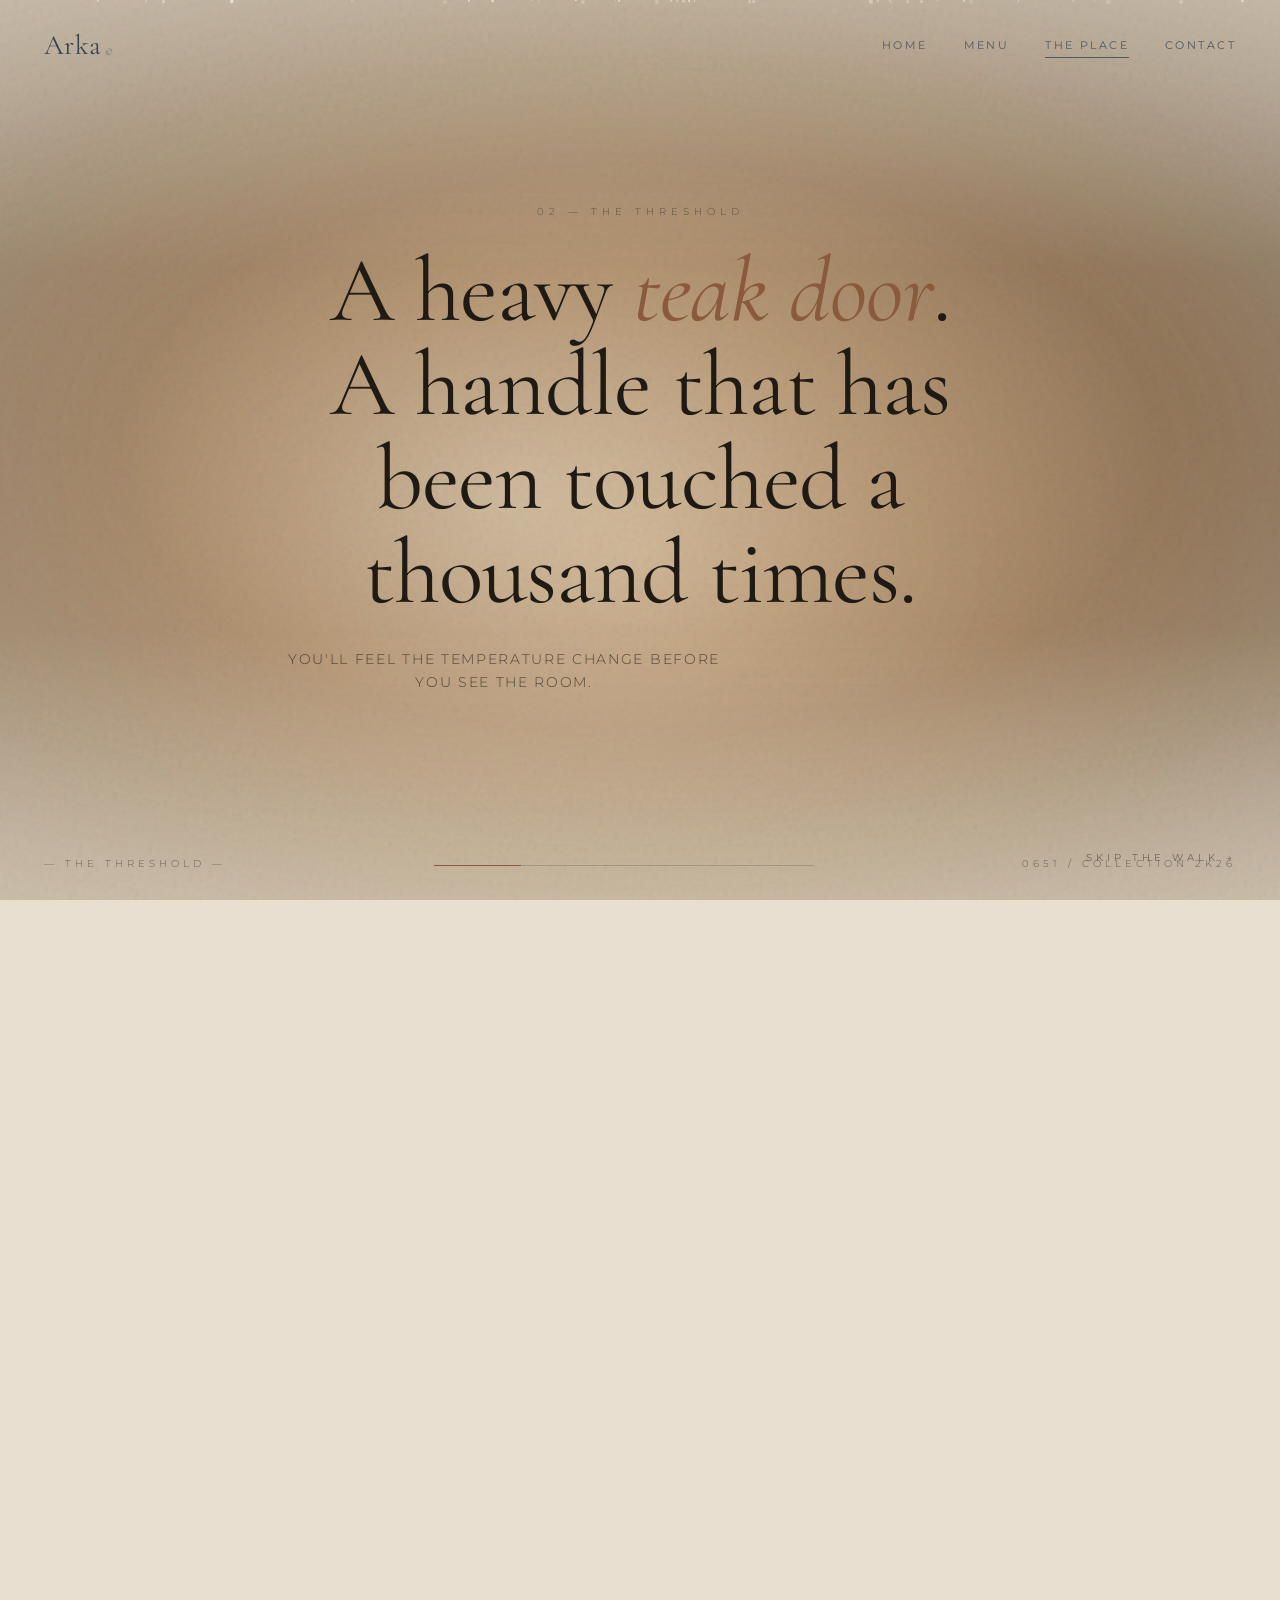
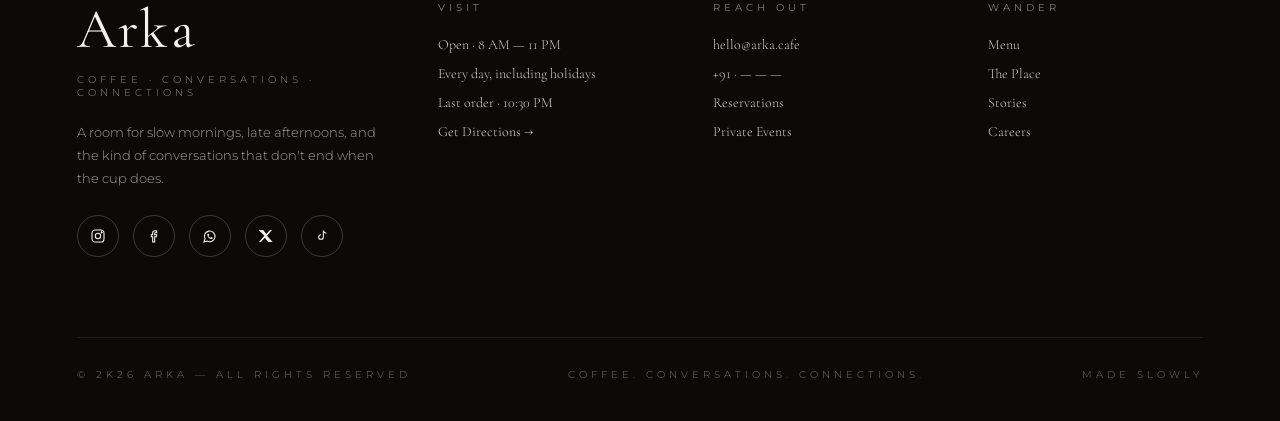
<file: the-place.html>
<!doctype html>
<html lang="en">
<head>
<meta charset="utf-8" />
<meta name="viewport" content="width=device-width,initial-scale=1" />
<title>Arka — The Place</title>
<link rel="stylesheet" href="styles.css" />
<style>
  /* ---------- The Place — daylight palette ---------- */
  :root {
    --tp-paper: #e8dfd0;
    --tp-paper-deep: #d8cdb8;
    --tp-clay: #8a5a3d;
    --tp-olive: #5a5d3a;
    --tp-moss: #3d4a2e;
    --tp-stone: #4a4036;
    --tp-ink: #1f1a14;
    --tp-warm: #f4ecdb;
  }
  body { background: var(--tp-paper); cursor: default; color: var(--tp-ink); }

  /* The walk. We use 700vh of scroll, sticky stage holds the camera */
  .walk-track { height: 700vh; position: relative; }
  .stage {
    position: sticky; top: 0;
    width: 100vw; height: 100vh;
    overflow: hidden;
    background: var(--tp-paper);
  }

  /* Layered backplates — depth-stacked images that translateZ on scroll */
  .scene {
    position: absolute;
    inset: 0;
    transform-style: preserve-3d;
    will-change: transform;
  }
  .layer {
    position: absolute;
    inset: 0;
    background-size: cover;
    background-position: center;
    background-repeat: no-repeat;
    will-change: transform, opacity, filter;
    z-index: 10;
  }

  /* Atmospheric warm haze — soft daylight vignette.
     The radial center drifts on a slow loop so daylight visibly breathes. */
  .fog {
    position: absolute;
    inset: 0;
    pointer-events: none;
    background:
      radial-gradient(ellipse 90% 70% at var(--fog-x, 50%) var(--fog-y, 50%), transparent 0%, transparent 45%, rgba(232,223,208,0.45) 80%, rgba(216,205,184,0.85) 100%),
      linear-gradient(180deg, rgba(244,236,219,0.35) 0%, transparent 30%, transparent 70%, rgba(216,205,184,0.5) 100%);
    z-index: 30;
    animation: fog-breathe 32s ease-in-out infinite;
  }
  @keyframes fog-breathe {
    0%, 100% { --fog-x: 48%; --fog-y: 52%; opacity: 1; }
    33%      { --fog-x: 56%; --fog-y: 46%; opacity: 0.94; }
    66%      { --fog-x: 44%; --fog-y: 55%; opacity: 0.97; }
  }
  /* Browsers that don't register the custom property animation just hold the
     default radial center — graceful degradation. */
  @property --fog-x { syntax: '<percentage>'; inherits: true; initial-value: 50%; }
  @property --fog-y { syntax: '<percentage>'; inherits: true; initial-value: 50%; }
  .grain {
    position: absolute; inset: 0;
    pointer-events: none;
    opacity: 0.12;
    mix-blend-mode: multiply;
    background-image: url("data:image/svg+xml,%3Csvg viewBox='0 0 200 200' xmlns='http://www.w3.org/2000/svg'%3E%3Cfilter id='n'%3E%3CfeTurbulence type='fractalNoise' baseFrequency='0.9' /%3E%3C/filter%3E%3Crect width='100%25' height='100%25' filter='url(%23n)' /%3E%3C/svg%3E");
    z-index: 35;
  }

  /* Ambient particles (dust motes in daylight). Two layers: a near layer of
     small bright motes drifting fast, and a far layer of larger soft motes
     drifting slowly — gives parallax depth without requiring real 3D. */
  .particles { position: absolute; inset: 0; pointer-events: none; z-index: 25; }
  .particle {
    position: absolute;
    border-radius: 50%;
    background: rgba(255,250,240,0.95);
    box-shadow: 0 0 8px rgba(255,250,240,0.7);
    animation: drift linear infinite;
    --sway: 22px;
  }
  .particle.far {
    background: rgba(248,235,210,0.55);
    box-shadow: 0 0 12px rgba(248,235,210,0.45);
    filter: blur(0.4px);
    --sway: 36px;
  }
  @keyframes drift {
    0%   { transform: translate(calc(var(--sway) * -0.5), 100vh) scale(.6); opacity: 0; }
    8%   { opacity: 0.7; }
    35%  { transform: translate(calc(var(--sway) * 0.6), 60vh) scale(1); opacity: 0.95; }
    65%  { transform: translate(calc(var(--sway) * -0.4), 25vh) scale(.85); opacity: 0.85; }
    92%  { opacity: 0.5; }
    100% { transform: translate(calc(var(--sway) * 0.3), -120px) scale(.4); opacity: 0; }
  }

  /* Hero wordmark — big, fades on walk */
  .hero-mark {
    position: absolute;
    inset: 0;
    display: flex;
    flex-direction: column;
    align-items: center;
    justify-content: center;
    z-index: 50;
    pointer-events: none;
    mix-blend-mode: multiply;
  }
  .hero-mark .symbol {
    font-family: 'Cormorant Garamond', serif;
    font-style: italic;
    font-size: clamp(72px, 12vw, 180px);
    line-height: 0.92;
    color: var(--tp-clay);
    letter-spacing: -0.025em;
    position: relative;
    text-shadow: 0 0 60px rgba(138,90,61,0.18);
    text-align: center;
  }
  .hero-mark .symbol .a { display: block; }
  .hero-mark .symbol .b { display: block; padding-left: 0.6em; }
  .hero-mark .symbol::after {
    content: '';
  }
  .hero-mark .word {
    margin-top: 12px;
    font-family: 'Cormorant Garamond', serif;
    font-size: clamp(64px, 12vw, 180px);
    line-height: 0.9;
    letter-spacing: 0.18em;
    color: var(--tp-clay);
    font-weight: 400;
    text-shadow: 0 0 40px rgba(138,90,61,0.15);
  }
  .hero-mark .tag {
    margin-top: 30px;
    font-family: 'Montserrat', sans-serif;
    font-size: 11px;
    letter-spacing: 0.55em;
    color: rgba(31,26,20,0.65);
    text-transform: uppercase;
  }

  /* Step content (text overlays tied to scroll depth) */
  .step {
    position: absolute;
    inset: 0;
    display: flex;
    align-items: center;
    justify-content: center;
    z-index: 60;
    pointer-events: none;
    opacity: 0;
    transform: translateY(20px);
    transition: opacity 1s ease, transform 1s ease, filter 1s ease;
    filter: blur(8px);
    text-align: center;
    padding: 0 6vw;
  }
  .step.in {
    opacity: 1;
    transform: none;
    filter: blur(0);
  }
  .step .index {
    font-family: 'Montserrat', sans-serif;
    font-size: 10px;
    letter-spacing: 0.5em;
    color: rgba(31,26,20,0.55);
    text-transform: uppercase;
    margin-bottom: 26px;
  }
  .step h2 {
    font-family: 'Cormorant Garamond', serif;
    font-weight: 400;
    font-size: clamp(48px, 7.2vw, 110px);
    line-height: 1.02;
    letter-spacing: -0.01em;
    color: var(--tp-ink);
    max-width: 16ch;
    text-wrap: pretty;
  }
  .step h2 em {
    font-style: italic;
    color: var(--tp-clay);
    font-weight: 400;
    letter-spacing: -0.005em;
  }
  .step p {
    margin-top: 28px;
    font-family: 'Montserrat', sans-serif;
    font-weight: 300;
    font-size: 14px;
    line-height: 1.7;
    letter-spacing: 0.12em;
    color: rgba(31,26,20,0.7);
    max-width: 48ch;
    text-transform: uppercase;
  }

  /* Step alignments — give variety to break "centered slide" feeling */
  .step.left  { justify-content: flex-start; text-align: left; padding-left: 7vw; }
  .step.right { justify-content: flex-end; text-align: right; padding-right: 7vw; }
  .step.left .inner, .step.right .inner { max-width: 620px; }

  /* Side caption (depth marker, like camera HUD) */
  .hud {
    position: fixed;
    bottom: 30px;
    left: 44px;
    right: 44px;
    z-index: 90;
    display: flex;
    justify-content: space-between;
    align-items: flex-end;
    pointer-events: none;
    font-family: 'Montserrat', sans-serif;
    font-size: 10px;
    letter-spacing: 0.4em;
    color: rgba(31,26,20,0.55);
    text-transform: uppercase;
  }
  .hud .progress {
    width: 220px;
    height: 1px;
    background: rgba(31,26,20,0.18);
    position: relative;
    margin: 0 24px 4px;
    flex: 1;
    max-width: 380px;
  }
  .hud .progress::after {
    content: '';
    position: absolute;
    left: 0; top: 0; height: 1px;
    width: var(--p, 0%);
    background: var(--tp-clay);
    transition: width .15s linear;
  }
  .hud .stage-label {
    transition: opacity .4s;
  }

  /* Scroll cue */
  .scroll-cue {
    position: absolute;
    bottom: 60px;
    left: 50%;
    transform: translateX(-50%);
    z-index: 70;
    text-align: center;
    font-family: 'Montserrat', sans-serif;
    font-size: 10px;
    letter-spacing: 0.45em;
    color: rgba(31,26,20,0.6);
    text-transform: uppercase;
    transition: opacity .6s;
  }
  .scroll-cue .line {
    width: 1px;
    height: 60px;
    background: linear-gradient(to bottom, transparent, rgba(138,90,61,0.7), transparent);
    margin: 12px auto 0;
    animation: cueDrift 2.6s ease-in-out infinite;
  }
  @keyframes cueDrift {
    0%, 100% { transform: translateY(0); opacity: 0.4; }
    50%      { transform: translateY(8px); opacity: 1; }
  }

  /* Final panel — appears after the walk completes */
  .arrival {
    position: absolute;
    inset: 0;
    z-index: 80;
    display: flex;
    align-items: center;
    justify-content: center;
    opacity: 0;
    pointer-events: none;
    transition: opacity 1.2s ease;
  }
  .arrival.in {
    opacity: 1;
    pointer-events: auto;
  }
  .arrival-card {
    width: min(92vw, 720px);
    padding: 56px 60px 52px;
    border-radius: 28px;
    color: var(--tp-ink);
    background: rgba(244,236,219,0.7);
    backdrop-filter: blur(12px);
    border: 1px solid rgba(138,90,61,0.18);
    text-align: center;
  }
  .arrival-card .eyebrow {
    font-family: 'Montserrat', sans-serif;
    font-size: 10px;
    letter-spacing: 0.5em;
    color: rgba(31,26,20,0.6);
    text-transform: uppercase;
  }
  .arrival-card h3 {
    font-family: 'Cormorant Garamond', serif;
    font-weight: 400;
    font-size: clamp(40px, 5vw, 64px);
    line-height: 1.05;
    letter-spacing: -0.01em;
    margin-top: 22px;
  }
  .arrival-card h3 em { font-style: italic; color: var(--tp-clay); }
  .arrival-card p {
    margin-top: 22px;
    font-size: 13px;
    line-height: 1.85;
    letter-spacing: 0.06em;
    color: rgba(31,26,20,0.75);
    max-width: 44ch;
    margin-left: auto; margin-right: auto;
  }
  .arrival-actions {
    margin-top: 38px;
    display: flex;
    gap: 14px;
    justify-content: center;
    flex-wrap: wrap;
  }
  .btn {
    display: inline-flex;
    align-items: center;
    gap: 12px;
    padding: 16px 28px;
    border-radius: 999px;
    font-family: 'Montserrat', sans-serif;
    font-size: 11px;
    letter-spacing: 0.32em;
    text-transform: uppercase;
    cursor: pointer;
    border: 1px solid transparent;
    transition: all .35s ease;
  }
  .btn.solid {
    background: var(--tp-clay);
    color: var(--tp-warm);
  }
  .btn.solid:hover { background: var(--tp-ink); transform: translateY(-1px); }
  .btn.ghost {
    background: transparent;
    color: var(--tp-ink);
    border-color: rgba(31,26,20,0.3);
  }
  .btn.ghost:hover { border-color: var(--tp-ink); background: rgba(31,26,20,0.04); }
  .btn .arrow {
    width: 14px; height: 14px;
    border-top: 1px solid currentColor;
    border-right: 1px solid currentColor;
    transform: rotate(45deg);
    margin-left: 4px;
    transition: transform .35s;
  }
  .btn:hover .arrow { transform: rotate(45deg) translate(2px, -2px); }

  /* Footer arrives below the walk */
  .arka-footer {
    background: #0c0a09;
    color: var(--cream);
    padding: 100px 6vw 40px;
    border-top: 1px solid rgba(245,242,237,0.08);
    position: relative;
    z-index: 1;
  }
  .footer-grid {
    display: grid;
    grid-template-columns: 1.4fr 1fr 1fr 1fr;
    gap: 60px;
    max-width: 1400px;
    margin: 0 auto;
  }
  .footer-grid h4 {
    font-family: 'Montserrat', sans-serif;
    font-size: 10px;
    letter-spacing: 0.4em;
    color: rgba(245,242,237,0.5);
    text-transform: uppercase;
    margin-bottom: 22px;
    font-weight: 400;
  }
  .footer-grid ul { list-style: none; }
  .footer-grid li { margin-bottom: 12px; font-size: 14px; font-family: 'Cormorant Garamond', serif; opacity: 0.85; }
  .footer-grid li a { transition: opacity .25s; }
  .footer-grid li a:hover { opacity: 0.6; }
  .footer-brand .logo {
    font-family: 'Cormorant Garamond', serif;
    font-size: 56px;
    line-height: 1;
    letter-spacing: 0.04em;
  }
  .footer-brand .tagline {
    margin-top: 16px;
    font-family: 'Montserrat', sans-serif;
    font-size: 10px;
    letter-spacing: 0.4em;
    color: rgba(245,242,237,0.55);
    text-transform: uppercase;
  }
  .footer-brand p {
    margin-top: 22px;
    font-size: 13px;
    line-height: 1.75;
    color: rgba(245,242,237,0.65);
    max-width: 36ch;
  }
  .socials {
    display: flex;
    gap: 14px;
    margin-top: 26px;
  }
  .social-btn {
    width: 42px; height: 42px;
    border-radius: 50%;
    border: 1px solid rgba(245,242,237,0.2);
    display: inline-flex;
    align-items: center;
    justify-content: center;
    transition: all .3s ease;
    color: var(--cream);
    cursor: pointer;
  }
  .social-btn:hover { border-color: var(--sand); color: var(--sand); transform: translateY(-2px); }
  .social-btn svg { width: 16px; height: 16px; }
  .footer-bottom {
    max-width: 1400px;
    margin: 80px auto 0;
    padding-top: 30px;
    border-top: 1px solid rgba(245,242,237,0.08);
    display: flex;
    justify-content: space-between;
    align-items: center;
    font-family: 'Montserrat', sans-serif;
    font-size: 10px;
    letter-spacing: 0.4em;
    color: rgba(245,242,237,0.45);
    text-transform: uppercase;
    flex-wrap: wrap;
    gap: 16px;
  }

  /* Skip walk button */
  .skip-walk {
    position: fixed;
    bottom: 28px;
    right: 32px;
    z-index: 95;
    font-family: 'Montserrat', sans-serif;
    font-size: 10px;
    letter-spacing: 0.4em;
    text-transform: uppercase;
    color: rgba(31,26,20,0.5);
    cursor: pointer;
    background: transparent;
    border: none;
    transition: color .3s;
    padding: 8px 12px;
  }
  .skip-walk:hover { color: var(--tp-clay); }

  /* Image-on-scene treatment — daylight: keep brightness up */
  .layer.deep   { filter: brightness(1.05) saturate(0.85) blur(1px); transform: scale(1.15); }
  .layer.mid    { filter: brightness(1.0)  saturate(0.9); transform: scale(1.08); }
  .layer.near   { filter: brightness(0.95) saturate(1.0);  }

  /* "Walking" sway — tiny continuous camera bob */
  @keyframes walk-bob {
    0%, 100% { transform: translate3d(0, 0, 0) rotateZ(0); }
    25%      { transform: translate3d(-3px, -1.5px, 0) rotateZ(0.12deg); }
    50%      { transform: translate3d(0, -3px, 0) rotateZ(0); }
    75%      { transform: translate3d(3px, -1.5px, 0) rotateZ(-0.12deg); }
  }
  .stage-inner {
    position: absolute;
    inset: 0;
    animation: walk-bob 5.2s ease-in-out infinite;
    will-change: transform;
  }

  @media (max-width: 720px) {
    .footer-grid { grid-template-columns: 1fr 1fr; }
    .arka-nav { padding: 22px 24px; }
    .arka-nav .links { display: none; }
    .hud { left: 24px; right: 24px; }
  }
</style>
</head>
<body>

<!-- ============ NAV ============ -->
<nav class="arka-nav">
  <a href="index.html" class="wordmark">
    <span class="serif">Arka</span><sup>©</sup>
  </a>
  <div class="links">
    <a href="index.html">Home</a>
    <a href="menu.html">Menu</a>
    <a href="the-place.html" class="active">The Place</a>
    <a href="#contact">Contact</a>
  </div>
</nav>

<!-- ============ THE WALK ============ -->
<div class="walk-track" id="walkTrack">
  <div class="stage" id="stage">
    <div class="stage-inner">

      <!-- Scenes are layered backdrops; each fades in at its scroll range -->
      <div class="scene" id="scenes">
        <!-- Scene 1: morning light through windows -->
        <div class="layer deep" data-scene="0" style="background-image: linear-gradient(180deg, #f4ecdb 0%, #e8dfd0 50%, #d8cdb8 100%);"></div>
        <!-- Scene 2: threshold — wood door, soft entry -->
        <div class="layer mid" data-scene="1" data-img="threshold" style="background: radial-gradient(ellipse at 50% 60%, #c9a880 0%, #a07a55 35%, #6b5238 70%, #4a3826 100%);"></div>
        <!-- Scene 3: counter & wood — warm interior -->
        <div class="layer near" data-scene="2" data-img="interior" style="background: radial-gradient(ellipse at 40% 55%, #f0e4cc 0%, #c9a880 30%, #8a6a45 65%, #5a4530 100%);"></div>
        <!-- Scene 4: tables — morning patrons -->
        <div class="layer near" data-scene="3" data-img="bar" style="background: radial-gradient(ellipse at 55% 50%, #f4ecdb 0%, #d8c4a0 25%, #9a7a55 60%, #5a4030 100%);"></div>
        <!-- Scene 5: texture — plaster & olive -->
        <div class="layer near" data-scene="4" data-img="cup" style="background: radial-gradient(circle at 50% 50%, #f0e8d4 0%, #c9b890 20%, #7a7a4a 55%, #4a4a30 100%);"></div>
        <!-- Scene 6: garden — plants in light -->
        <div class="layer near" data-scene="5" data-img="rest" style="background: radial-gradient(ellipse at 60% 45%, #e8e4c8 0%, #b8c08a 22%, #6a7548 55%, #3d4a2e 100%);"></div>
      </div>

      <!-- Particles -->
      <div class="particles" id="particles"></div>

      <!-- Fog overlay -->
      <div class="fog"></div>
      <div class="grain"></div>

      <!-- HERO -->
      <div class="hero-mark" id="hero">
        <div class="symbol serif" aria-hidden="true"><span class="a">The</span><span class="b">Place</span></div>
        <div class="tag">A Room · Some Light · Plenty of Time</div>
      </div>

      <!-- Walk steps — the architecture of the space -->
      <div class="step left" data-step="1">
        <div class="inner">
          <div class="index">01 — The Light</div>
          <h2>South-facing windows. <em>Old glass.</em> Morning enters slowly.</h2>
          <p>The room is brightest between 9 and 11.</p>
        </div>
      </div>

      <div class="step" data-step="2">
        <div class="inner">
          <div class="index">02 — The Threshold</div>
          <h2>A heavy <em>teak door</em>. A handle that has been touched a thousand times.</h2>
          <p>You'll feel the temperature change before you see the room.</p>
        </div>
      </div>

      <div class="step right" data-step="3">
        <div class="inner">
          <div class="index">03 — The Counter</div>
          <h2>Hand-thrown ceramics. <em>Reclaimed oak.</em> A scale, a kettle, a quiet rhythm.</h2>
          <p>Eight stools. Built by a friend in Pune.</p>
        </div>
      </div>

      <div class="step" data-step="4">
        <div class="inner">
          <div class="index">04 — The Tables</div>
          <h2>Small enough for <em>two</em>. Big enough for a notebook and a flat white.</h2>
          <p>Communal seating in the back, by the plants.</p>
        </div>
      </div>

      <div class="step left" data-step="5">
        <div class="inner">
          <div class="index">05 — The Garden</div>
          <h2>Six steps down, <em>a small green room</em>. Olive, fig, a pot of tulsi.</h2>
          <p>Open until last light. Bring a book.</p>
        </div>
      </div>

      <!-- Arrival panel — appears at end of walk -->
      <div class="arrival" id="arrival">
        <div class="arrival-card liquid-glass">
          <div class="eyebrow">— The Place —</div>
          <h3>Come <em>find us</em>.</h3>
          <p>0651 Lane 4, behind the old library. Open every day from 7 in the morning to 10:30 at night. Walk in. Sit anywhere.</p>
          <div class="arrival-actions">
            <a href="menu.html" class="btn solid">See the Menu <span class="arrow"></span></a>
            <a href="index.html" class="btn ghost">Back to Arka <span class="arrow"></span></a>
          </div>
        </div>
      </div>

      <!-- HUD: depth, distance walked -->
      <div class="hud">
        <div class="stage-label" id="hudLabel">— THE LIGHT —</div>
        <div class="progress" id="hudProgress"></div>
        <div>0651 / Collection 2K26</div>
      </div>

      <!-- Scroll cue (only at very start) -->
      <div class="scroll-cue" id="scrollCue">
        Scroll to walk in
        <div class="line"></div>
      </div>

    </div>
  </div>
</div>

<button class="skip-walk" id="skipWalk">Skip the Walk →</button>

<!-- ============ FOOTER ============ -->
<footer class="arka-footer" id="contact">
  <div class="footer-grid">
    <div class="footer-brand">
      <div class="logo serif">Arka</div>
      <div class="tagline">Coffee · Conversations · Connections</div>
      <p>A room for slow mornings, late afternoons, and the kind of conversations that don't end when the cup does.</p>
      <div class="socials">
        <a href="#" class="social-btn" aria-label="Instagram">
          <svg viewBox="0 0 24 24" fill="none" stroke="currentColor" stroke-width="1.6"><rect x="3" y="3" width="18" height="18" rx="5"/><circle cx="12" cy="12" r="4"/><circle cx="17.5" cy="6.5" r="0.8" fill="currentColor"/></svg>
        </a>
        <a href="#" class="social-btn" aria-label="Facebook">
          <svg viewBox="0 0 24 24" fill="none" stroke="currentColor" stroke-width="1.6"><path d="M14 7h2V4h-2.5C11.6 4 10 5.6 10 7.5V10H8v3h2v8h3v-8h2.5l.5-3H13V8c0-.6.4-1 1-1z"/></svg>
        </a>
        <a href="#" class="social-btn" aria-label="WhatsApp">
          <svg viewBox="0 0 24 24" fill="none" stroke="currentColor" stroke-width="1.6"><path d="M3 21l1.6-4.5a8 8 0 1 1 3 3L3 21z"/><path d="M9 11c.5 1.5 2 3 3.5 3.5l1.5-1 2 1c0 1-.5 2-2 2-3 0-6-3-6-6 0-1.5 1-2 2-2l1 2-1 1.5z" fill="currentColor" stroke="none"/></svg>
        </a>
        <a href="#" class="social-btn" aria-label="X / Twitter">
          <svg viewBox="0 0 24 24" fill="currentColor"><path d="M18 3h3l-7.5 8.6L22 21h-6.8l-5-6.5L4.5 21H1.5l8-9.2L1 3h6.9l4.5 6 5.6-6z"/></svg>
        </a>
        <a href="#" class="social-btn" aria-label="TikTok">
          <svg viewBox="0 0 24 24" fill="none" stroke="currentColor" stroke-width="1.6"><path d="M14 4v9.5a3.5 3.5 0 1 1-3.5-3.5"/><path d="M14 4c.5 2 2 3.5 4.5 4"/></svg>
        </a>
      </div>
    </div>

    <div>
      <h4>Visit</h4>
      <ul>
        <li>Open · 8 AM — 11 PM</li>
        <li>Every day, including holidays</li>
        <li>Last order · 10:30 PM</li>
        <li><a href="#">Get Directions →</a></li>
      </ul>
    </div>

    <div>
      <h4>Reach Out</h4>
      <ul>
        <li><a href="#">hello@arka.cafe</a></li>
        <li><a href="#">+91 · — — —</a></li>
        <li><a href="#">Reservations</a></li>
        <li><a href="#">Private Events</a></li>
      </ul>
    </div>

    <div>
      <h4>Wander</h4>
      <ul>
        <li><a href="menu.html">Menu</a></li>
        <li><a href="the-place.html">The Place</a></li>
        <li><a href="#">Stories</a></li>
        <li><a href="#">Careers</a></li>
      </ul>
    </div>
  </div>

  <div class="footer-bottom">
    <div>© 2K26 Arka — All rights reserved</div>
    <div>Coffee. Conversations. Connections.</div>
    <div>Made slowly</div>
  </div>
</footer>

<script>
  // Swallow harmless ResizeObserver loop warning
  window.addEventListener('error', (e) => {
    if (e.message && e.message.includes('ResizeObserver loop')) {
      e.stopImmediatePropagation();
      e.preventDefault();
    }
  });

  /* ============ The Walk Engine ============ */

  // Cinematic CSS scenes — daylight palette
  const SCENE_GRADS = {
    threshold: 'radial-gradient(ellipse at 50% 60%, #c9a880 0%, #a07a55 35%, #6b5238 70%, #4a3826 100%)',
    interior:  'radial-gradient(ellipse at 40% 55%, #f0e4cc 0%, #c9a880 30%, #8a6a45 65%, #5a4530 100%)',
    bar:       'radial-gradient(ellipse at 55% 50%, #f4ecdb 0%, #d8c4a0 25%, #9a7a55 60%, #5a4030 100%)',
    cup:       'radial-gradient(circle at 50% 50%, #f0e8d4 0%, #c9b890 20%, #7a7a4a 55%, #4a4a30 100%)',
    rest:      'radial-gradient(ellipse at 60% 45%, #e8e4c8 0%, #b8c08a 22%, #6a7548 55%, #3d4a2e 100%)',
  };

  document.querySelectorAll('.layer[data-img]').forEach(el => {
    const k = el.dataset.img;
    if (SCENE_GRADS[k] && !el.style.background) {
      el.style.background = SCENE_GRADS[k];
    }
  });

  // Particles — two-layer dust system. Near layer: small bright motes,
  // 12-22s drift. Far layer: bigger softer motes, 24-40s drift. Together
  // they create a parallax illusion of depth in the daylight haze.
  const particles = document.getElementById('particles');
  function spawnParticle(layer) {
    const p = document.createElement('div');
    p.className = layer === 'far' ? 'particle far' : 'particle';
    const size = layer === 'far'
      ? (3 + Math.random() * 1.5)   // 3-4.5px
      : (1 + Math.random() * 1.6);  // 1-2.6px
    p.style.width = size + 'px';
    p.style.height = size + 'px';
    p.style.left = Math.random() * 100 + '%';
    p.style.animationDuration = layer === 'far'
      ? (24 + Math.random() * 16) + 's'
      : (12 + Math.random() * 10) + 's';
    p.style.animationDelay = (-Math.random() * 30) + 's';
    p.style.setProperty('--sway', (layer === 'far' ? 30 : 18) + Math.random() * 14 + 'px');
    p.style.opacity = (0.3 + Math.random() * 0.65);
    particles.appendChild(p);
  }
  for (let i = 0; i < 26; i++) spawnParticle('near');
  for (let i = 0; i < 14; i++) spawnParticle('far');

  // Walk
  const track = document.getElementById('walkTrack');
  const heroMark = document.getElementById('hero');
  const scrollCue = document.getElementById('scrollCue');
  const arrival = document.getElementById('arrival');
  const layers = [...document.querySelectorAll('.layer')];
  const steps = [...document.querySelectorAll('.step')];
  const hudLabel = document.getElementById('hudLabel');
  const hudProgress = document.getElementById('hudProgress');

  // Each layer is a depth slice. We want one to dominate per scroll range.
  // Ranges in [0..1] of total walk progress.
  const layerRanges = [
    [0.00, 0.18], // 0
    [0.05, 0.30], // 1
    [0.20, 0.45], // 2
    [0.40, 0.65], // 3
    [0.60, 0.82], // 4
    [0.78, 1.00], // 5
  ];
  const stepRanges = [
    [0.04, 0.18], // 1
    [0.20, 0.34], // 2
    [0.40, 0.54], // 3
    [0.58, 0.70], // 4
    [0.74, 0.88], // 5
  ];
  const stageLabels = [
    [0.00, 0.10, '— THE LIGHT —'],
    [0.10, 0.30, '— THE THRESHOLD —'],
    [0.30, 0.55, '— THE COUNTER —'],
    [0.55, 0.74, '— THE TABLES —'],
    [0.74, 0.92, '— THE TEXTURE —'],
    [0.92, 1.01, '— THE GARDEN —'],
  ];

  function smoothstep(a, b, t) {
    if (b === a) return 0;
    const x = Math.max(0, Math.min(1, (t - a) / (b - a)));
    return x * x * (3 - 2 * x);
  }

  // Inertia: keep an interpolated progress that lags real scroll
  let realP = 0, smoothP = 0;
  function onScroll() {
    const trackRect = track.getBoundingClientRect();
    const total = trackRect.height - window.innerHeight;
    const scrolled = -trackRect.top;
    realP = Math.max(0, Math.min(1, scrolled / total));
  }
  window.addEventListener('scroll', onScroll, { passive: true });
  onScroll();

  function loop() {
    smoothP += (realP - smoothP) * 0.085; // inertia
    render(smoothP);
    requestAnimationFrame(loop);
  }

  function render(p) {
    // Hero fades out as walk begins
    const heroOp = 1 - smoothstep(0.0, 0.06, p);
    heroMark.style.opacity = heroOp;
    heroMark.style.transform = `translateY(${-p * 60}px) scale(${1 - p * 0.06})`;
    if (scrollCue) scrollCue.style.opacity = heroOp;

    // Scene crossfade: each layer's opacity peaks within its range
    layers.forEach((el, i) => {
      const [a, b] = layerRanges[i];
      let op = 0;
      if (p >= a && p <= b) {
        const mid = (a + b) / 2;
        const half = (b - a) / 2;
        const d = Math.abs(p - mid) / half;
        op = 1 - d * d; // peak in middle
      }
      // Forward zoom — layer scales up as we "walk past" it
      const localT = Math.max(0, Math.min(1, (p - a) / (b - a)));
      const scale = 1.02 + localT * 0.18;
      el.style.opacity = Math.max(0, op);
      el.style.transform = `scale(${scale})`;
    });

    // Steps in/out
    steps.forEach((el, i) => {
      const [a, b] = stepRanges[i];
      const visible = (p >= a - 0.01 && p <= b + 0.01);
      el.classList.toggle('in', visible);
    });

    // HUD
    hudProgress.style.setProperty('--p', (p * 100) + '%');
    const stage = stageLabels.find(([a, b]) => p >= a && p < b);
    if (stage) hudLabel.textContent = stage[2];

    // Arrival
    arrival.classList.toggle('in', p > 0.92);
  }

  loop();

  // Skip
  document.getElementById('skipWalk').addEventListener('click', () => {
    const dest = track.offsetTop + track.offsetHeight - window.innerHeight - 1;
    window.scrollTo({ top: dest, behavior: 'smooth' });
  });

  // Scene micro-parallax — shifts each layer's background-position toward
  // the cursor by a tiny amount, gated on a fine pointer and reduced-motion.
  // Capped so it never fights the scroll-driven scale/opacity.
  const finePointer = matchMedia('(pointer:fine)').matches;
  const reduceMotion = matchMedia('(prefers-reduced-motion: reduce)').matches;
  if (finePointer && !reduceMotion) {
    let mx = 0, my = 0, queued = null;
    window.addEventListener('pointermove', (e) => {
      mx = (e.clientX / window.innerWidth) * 2 - 1;   // -1..1
      my = (e.clientY / window.innerHeight) * 2 - 1;
      if (queued) return;
      queued = requestAnimationFrame(() => {
        queued = null;
        layers.forEach((el, i) => {
          const depth = 1 + (i % 3) * 0.6; // far layers move more
          const x = -mx * 8 * depth;
          const y = -my * 5 * depth;
          el.style.backgroundPosition = `calc(50% + ${x}px) calc(50% + ${y}px)`;
        });
      });
    });
  }

  // Char reveal on hero text \u2014 slower, more deliberate stagger.
  // Runs once after first paint on the two-line "The / Place" wordmark.
  function splitChars(el) {
    if (!el || el.dataset.split === '1') return;
    el.dataset.split = '1';
    const text = el.textContent;
    el.textContent = '';
    [...text].forEach((ch, i) => {
      const s = document.createElement('span');
      s.className = 'reveal-char';
      s.textContent = ch === ' ' ? '\u00A0' : ch;
      s.style.transitionDelay = (i * 60) + 'ms';
      el.appendChild(s);
      requestAnimationFrame(() => requestAnimationFrame(() => s.classList.add('in')));
    });
  }
  document.querySelectorAll('.hero-mark .symbol .a, .hero-mark .symbol .b')
    .forEach(splitChars);
</script>

</body>
</html>
</file>
<file: styles.css>
/* Arka — shared styles */
@import url('https://fonts.googleapis.com/css2?family=Cormorant+Garamond:ital,wght@0,300;0,400;0,500;0,600;0,700;1,300;1,400;1,500;1,600&family=Montserrat:wght@200;300;400;500;600;700&display=swap');

:root {
  --ink: #1A1A1A;
  --espresso: #2F2A27;
  --bronze: #8A6F4E;
  --sand: #C9B79F;
  --cream: #F5F2ED;
  --paper: #EDE6DA;
  --whisper: #FAF7F1;
}

* { box-sizing: border-box; margin: 0; padding: 0; }

html, body {
  background: var(--ink);
  color: var(--cream);
  font-family: 'Montserrat', sans-serif;
  font-weight: 300;
  -webkit-font-smoothing: antialiased;
  -moz-osx-font-smoothing: grayscale;
}
html { overflow-x: hidden; }

body {
  min-height: 100vh;
}

.serif { font-family: 'Cormorant Garamond', serif; font-weight: 400; }
.sans { font-family: 'Montserrat', sans-serif; }

a { color: inherit; text-decoration: none; }

/* Custom scrollbar — minimal */
::-webkit-scrollbar { width: 6px; height: 6px; }
::-webkit-scrollbar-track { background: rgba(0,0,0,0.4); }
::-webkit-scrollbar-thumb { background: rgba(201,183,159,0.3); border-radius: 3px; }
::-webkit-scrollbar-thumb:hover { background: rgba(201,183,159,0.5); }

/* Liquid glass — dark variant (terminal panel, dark arrival cards) */
.liquid-glass {
  background: rgba(0, 0, 0, 0.4);
  background-blend-mode: luminosity;
  backdrop-filter: blur(12px) saturate(1.2);
  -webkit-backdrop-filter: blur(12px) saturate(1.2);
  border: none;
  box-shadow: inset 0 1px 1px rgba(255, 255, 255, 0.1);
  position: relative;
  overflow: hidden;
}
.liquid-glass::before {
  content: '';
  position: absolute;
  inset: 0;
  border-radius: inherit;
  padding: 1.4px;
  background: linear-gradient(180deg,
    rgba(255,255,255,0.3) 0%, rgba(255,255,255,0.1) 20%,
    rgba(255,255,255,0) 40%, rgba(255,255,255,0) 60%,
    rgba(255,255,255,0.1) 80%, rgba(255,255,255,0.3) 100%);
  -webkit-mask: linear-gradient(#fff 0 0) content-box, linear-gradient(#fff 0 0);
  -webkit-mask-composite: xor;
  mask-composite: exclude;
  pointer-events: none;
}

/* Liquid glass — paper variant (light pages: menu items, paper cards).
   Uses two CSS vars --gx / --gy (0..100) for a pointer-following specular highlight,
   defaulting to a top-left lit glass look. */
.liquid-glass--paper {
  --gx: 30%;
  --gy: 18%;
  position: relative;
  overflow: hidden;
  background:
    radial-gradient(180% 140% at var(--gx) var(--gy),
      rgba(255,255,255,0.55) 0%,
      rgba(255,255,255,0.18) 28%,
      rgba(255,255,255,0.10) 55%,
      rgba(255,250,243,0.22) 100%),
    linear-gradient(135deg,
      rgba(255,255,255,0.42) 0%,
      rgba(255,253,247,0.18) 45%,
      rgba(255,255,255,0.34) 100%);
  background-blend-mode: screen, normal;
  backdrop-filter: blur(20px) saturate(180%);
  -webkit-backdrop-filter: blur(20px) saturate(180%);
  box-shadow:
    inset 0 1px 0 rgba(255,255,255,0.85),
    inset 0 -8px 22px -10px rgba(74,46,28,0.10),
    0 1px 2px rgba(74,46,28,0.05),
    0 14px 34px -16px rgba(74,46,28,0.22);
  transition: transform .4s cubic-bezier(.2,.6,.2,1),
              box-shadow .4s cubic-bezier(.2,.6,.2,1),
              background .35s ease;
}
/* Rotational rim — bright top, bronze-tinted bottom */
.liquid-glass--paper::before {
  content: '';
  position: absolute;
  inset: 0;
  border-radius: inherit;
  padding: 1px;
  background: linear-gradient(170deg,
    rgba(255,255,255,0.92) 0%,
    rgba(255,255,255,0.40) 22%,
    rgba(255,255,255,0.05) 50%,
    rgba(138,111,78,0.18) 78%,
    rgba(138,111,78,0.42) 100%);
  -webkit-mask: linear-gradient(#000 0 0) content-box, linear-gradient(#000 0 0);
  -webkit-mask-composite: xor;
          mask-composite: exclude;
  pointer-events: none;
  z-index: 2;
}
/* Soft elliptical specular sheen — follows --gx/--gy when set by JS */
.liquid-glass--paper::after {
  content: '';
  position: absolute;
  inset: 0;
  border-radius: inherit;
  background:
    radial-gradient(60% 40% at var(--gx) var(--gy),
      rgba(255,255,255,0.55) 0%,
      rgba(255,255,255,0.18) 35%,
      rgba(255,255,255,0) 70%);
  mix-blend-mode: screen;
  pointer-events: none;
  opacity: 0.85;
  transition: opacity .35s ease;
  z-index: 1;
}
.liquid-glass--paper:hover {
  transform: translateY(-2px);
  box-shadow:
    inset 0 1px 0 rgba(255,255,255,1),
    inset 0 -10px 26px -10px rgba(74,46,28,0.14),
    0 2px 5px rgba(74,46,28,0.07),
    0 22px 44px -16px rgba(74,46,28,0.32);
}
.liquid-glass--paper:hover::after { opacity: 1; }

@media (prefers-reduced-motion: reduce) {
  .liquid-glass--paper { transition: none; }
  .liquid-glass--paper:hover { transform: none; }
}

/* Common nav */
.arka-nav {
  position: fixed;
  top: 0; left: 0; right: 0;
  z-index: 100;
  display: flex;
  justify-content: space-between;
  align-items: center;
  padding: 28px 44px;
  pointer-events: none;
  mix-blend-mode: difference;
}
.arka-nav > * { pointer-events: auto; }
.arka-nav .wordmark {
  font-family: 'Cormorant Garamond', serif;
  font-size: 28px;
  letter-spacing: 0.01em;
  color: var(--cream);
  display: flex;
  align-items: baseline;
  gap: 4px;
}
.arka-nav .wordmark sup {
  font-size: 11px;
  letter-spacing: 0;
  opacity: 0.7;
}
.arka-nav .links {
  display: flex;
  gap: 36px;
  font-family: 'Montserrat', sans-serif;
  font-size: 11px;
  letter-spacing: 0.22em;
  text-transform: uppercase;
  font-weight: 400;
  color: var(--cream);
}
.arka-nav .links a {
  position: relative;
  padding: 8px 0;
  opacity: 0.85;
  transition: opacity .3s;
}
.arka-nav .links a:hover { opacity: 1; }
.arka-nav .links a.active::after {
  content: '';
  position: absolute;
  left: 0; right: 0; bottom: 2px;
  height: 1px;
  background: currentColor;
}

/* Logo mark — used across pages */
.arka-mark {
  display: inline-block;
  font-family: 'Cormorant Garamond', serif;
  font-style: italic;
  font-size: 30px;
  line-height: 1;
  letter-spacing: -0.05em;
  position: relative;
}
.arka-mark::after {
  content: '.';
  position: absolute;
  right: -6px;
  bottom: 0;
  font-size: 30px;
  font-style: normal;
}

/* Reveal */
.reveal-char {
  display: inline-block;
  opacity: 0;
  transform: translateY(0.4em);
  transition: opacity 0.9s cubic-bezier(.2,.6,.2,1), transform 0.9s cubic-bezier(.2,.6,.2,1);
}
.reveal-char.in { opacity: 1; transform: none; }
</file>
